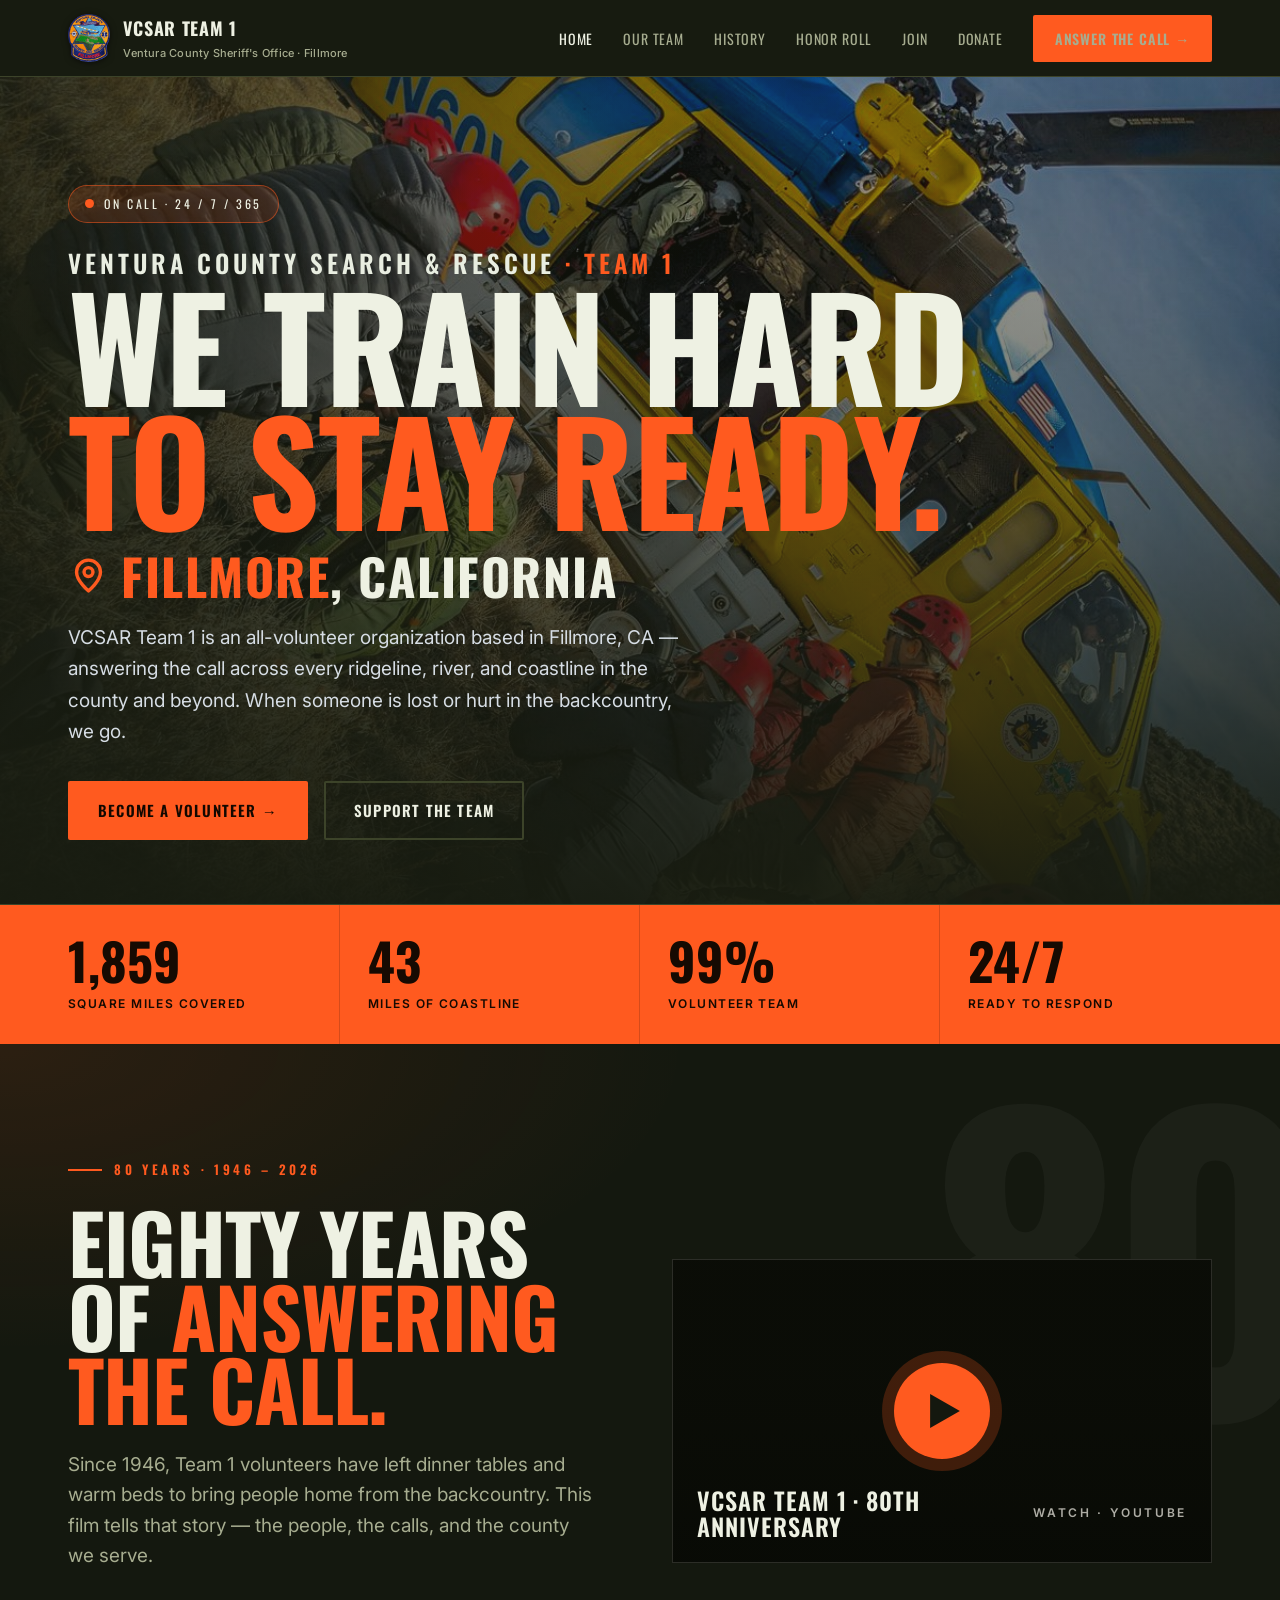
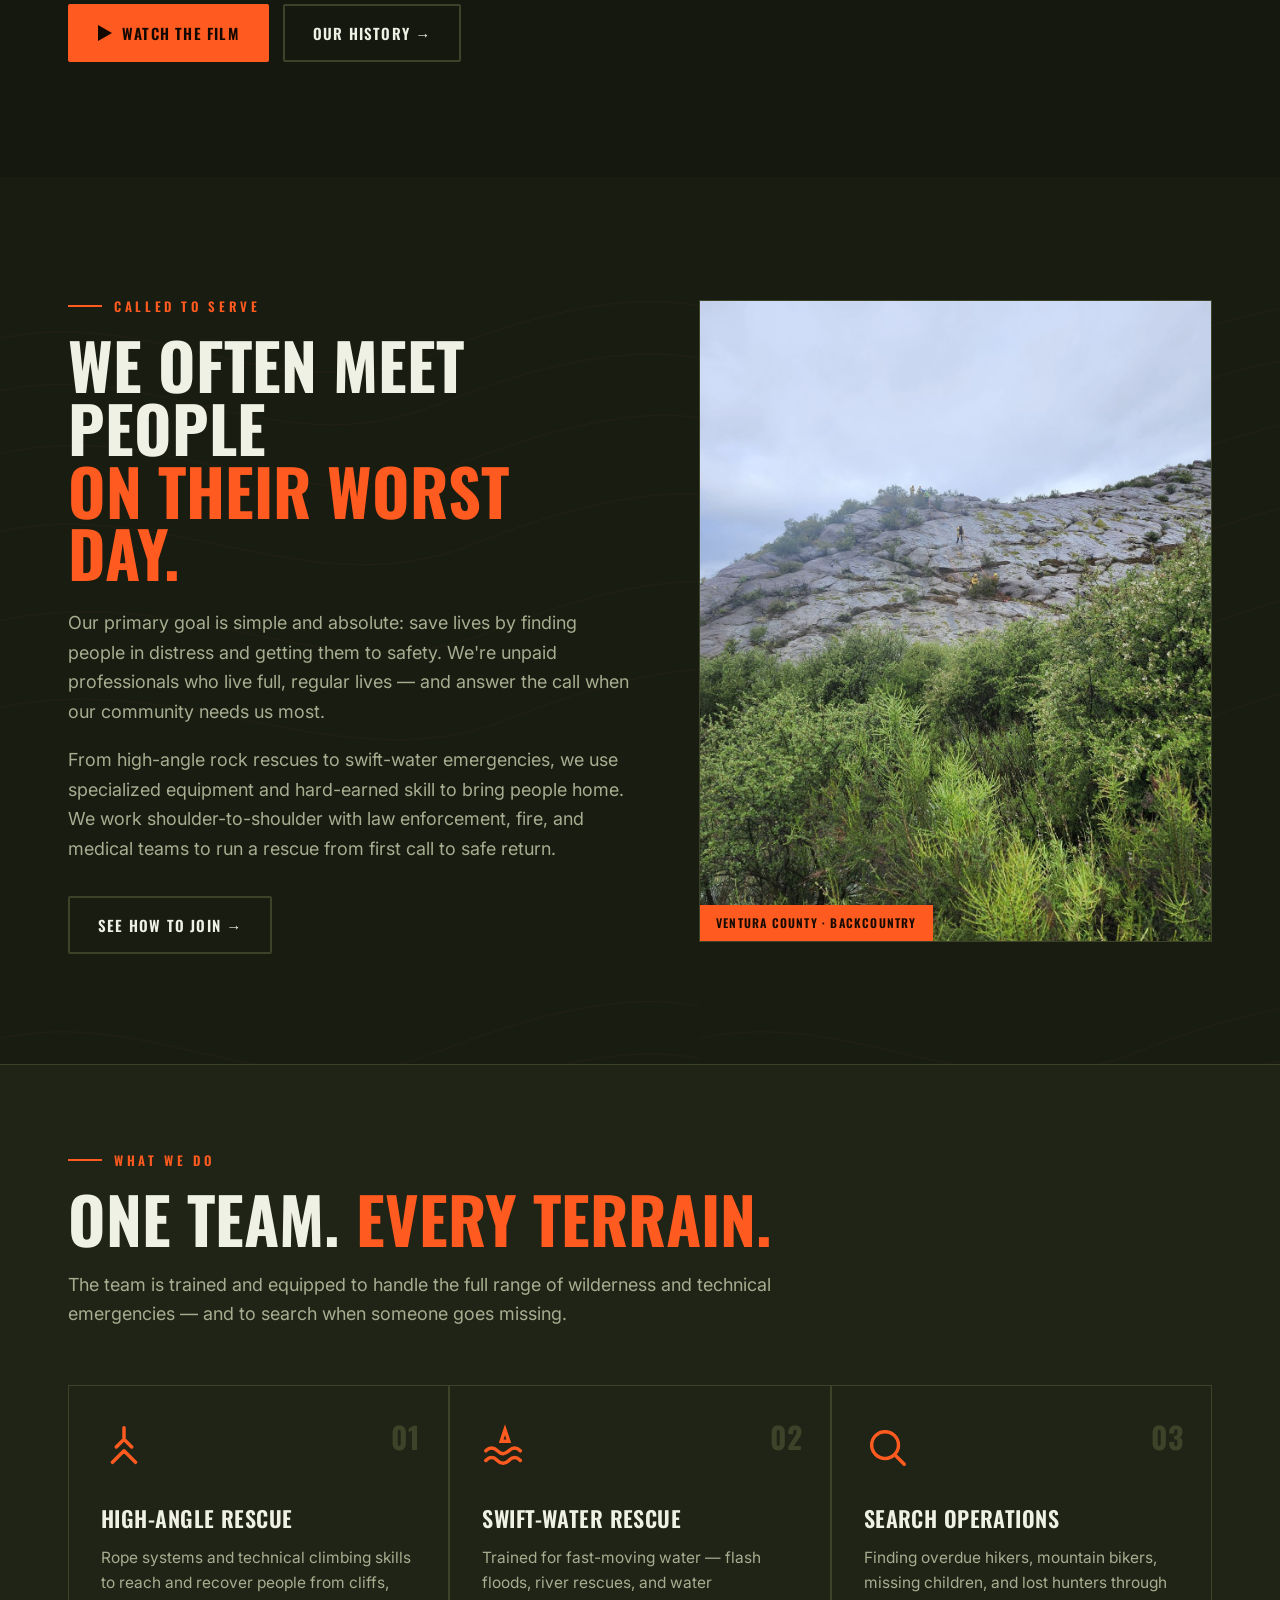
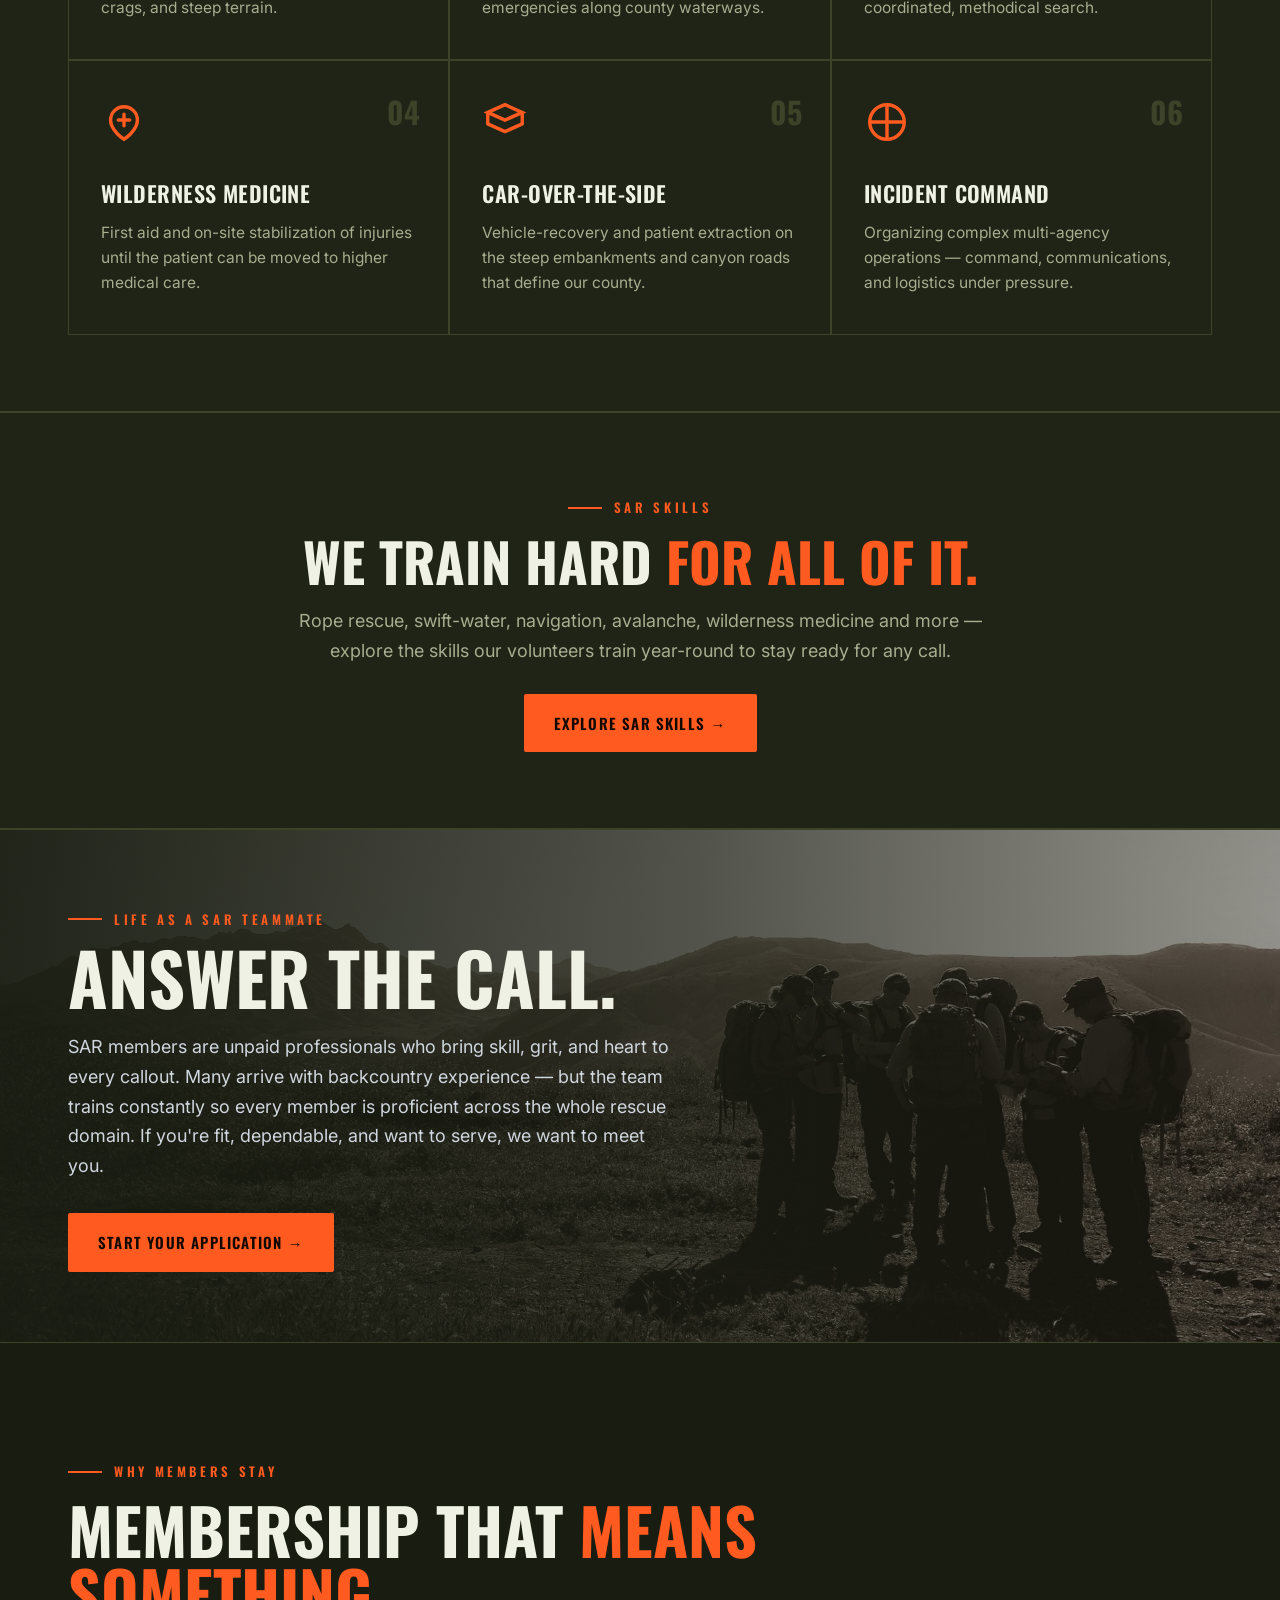
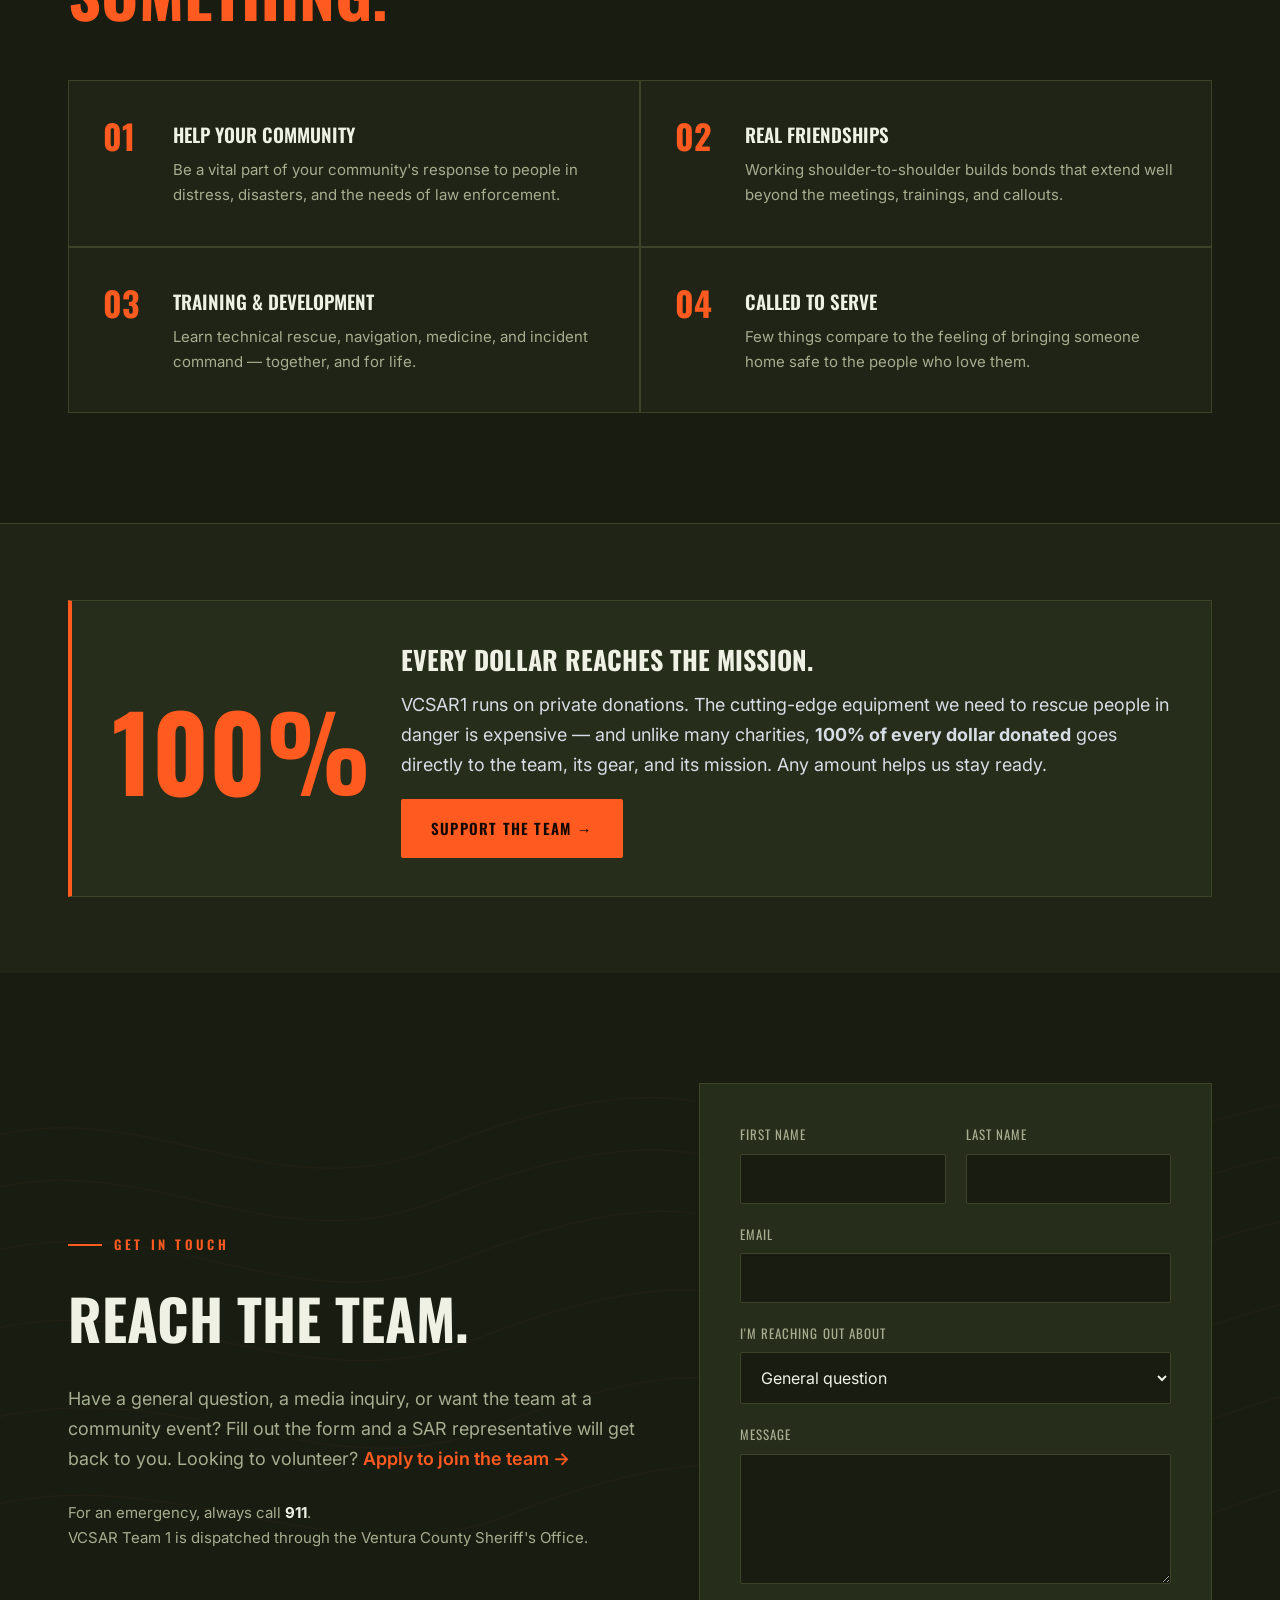
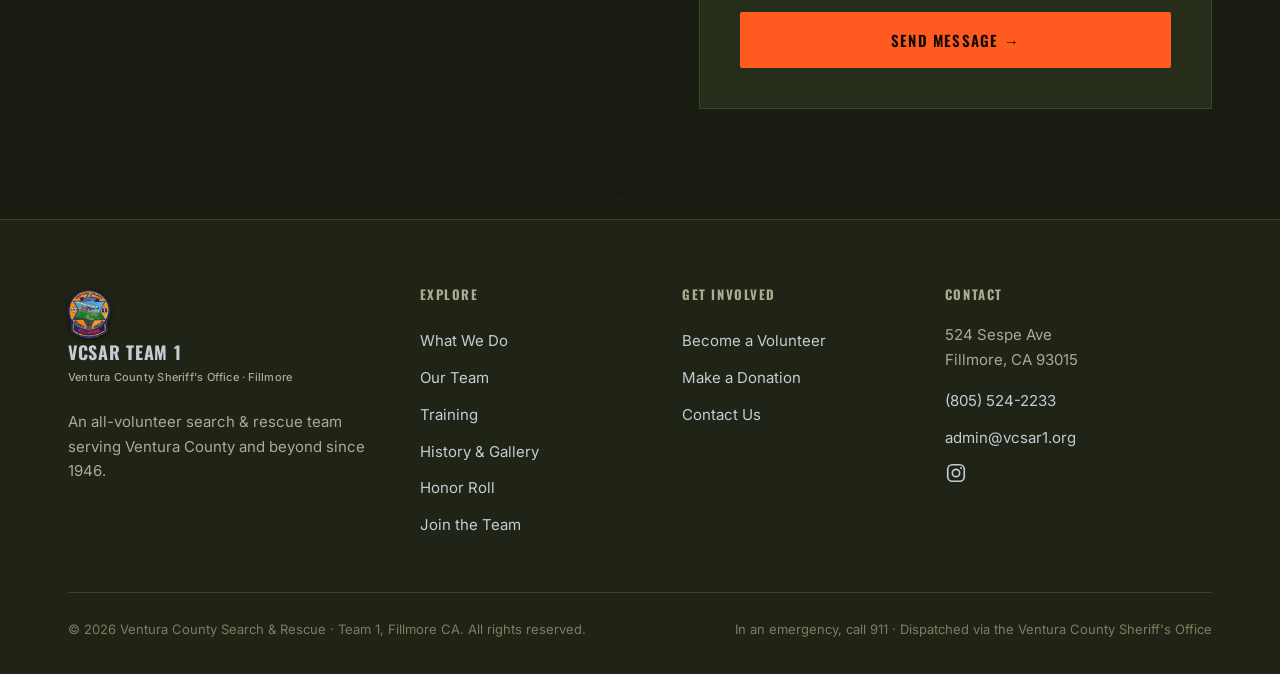
<file: index.html>
<!DOCTYPE html>
<html lang="en">
<head>
<meta charset="UTF-8" />
<meta name="viewport" content="width=device-width, initial-scale=1" />
<title>Ventura County Search &amp; Rescue · Team 1</title>
<meta name="description" content="VCSAR Team 1 — all-volunteer search & rescue serving all 1,873 square miles of Ventura County. Trained for high-angle, swift-water, and wilderness rescue. Join the team or support the mission." />
<meta name="theme-color" content="#181c11" />
<meta name="color-scheme" content="dark" />
<link rel="icon" type="image/png" href="images/favicon.png" />
<link rel="apple-touch-icon" href="images/apple-touch-icon.png" />
<meta property="og:image" content="images/og-image.jpg" />
<meta property="og:title" content="Ventura County Search & Rescue · Team 1" />
<meta property="og:description" content="All-volunteer search & rescue serving every acre of Ventura County. We train hard to stay ready." />
<meta property="og:type" content="website" />
<link rel="preconnect" href="https://fonts.googleapis.com" />
<link rel="preconnect" href="https://fonts.gstatic.com" crossorigin />
<link href="https://fonts.googleapis.com/css2?family=Oswald:wght@500;600;700&family=Inter:wght@400;500;600&display=swap" rel="stylesheet" />
<link rel="stylesheet" href="styles.css" />
</head>
<body>

<!-- ============ NAV ============ -->
<header class="nav">
  <div class="nav__inner">
    <a class="brand" href="index.html">
      <img class="brand__badge" src="images/logo-patch.png" alt="VCSAR Team 1 — Fillmore Mountain Search & Rescue patch" />
      <span>
        <span class="brand__name">VCSAR Team 1</span>
        <span class="brand__sub">Ventura County Sheriff's Office · Fillmore</span>
      </span>
    </a>
    <nav class="nav__links" id="navlinks">
      <a href="index.html" class="active">Home</a>
      <a href="team.html">Our Team</a>
      <a href="history.html">History</a>
      <a href="honor.html">Honor Roll</a>
      <a href="join.html">Join</a>
      <a href="donate.html">Donate</a>
      <a class="btn btn--primary nav__cta" href="join.html">Answer the Call →</a>
    </nav>
    <button class="nav__toggle" id="navtoggle" aria-label="Menu">&#9776;</button>
  </div>
</header>

<!-- ============ HERO ============ -->
<section class="hero">
  <div class="hero__media">
    <!-- Drop your photo at images/hero.jpg (wide, ~1920×1080). Placeholder shows until then. -->
    <img src="images/hero.jpg" alt="VCSAR Team 1 on a rescue operation"
         onerror="this.style.display='none';this.nextElementSibling.style.display='grid';" />
    <div class="ph" style="display:none"><span>HERO PHOTO · add images/hero.jpg (1920×1080)</span></div>
  </div>
  <div class="hero__scrim"></div>
  <div class="hero__inner">
    <span class="hero__status"><span class="dot"></span> On call · 24 / 7 / 365</span>
    <p class="hero__org">Ventura County Search &amp; Rescue <span class="orgteam">· Team 1</span></p>
    <h1>We train hard<br><span class="accent">to stay ready.</span></h1>
    <p class="hero__station"><svg viewBox="0 0 24 24" fill="none" stroke="currentColor" stroke-width="2" aria-hidden="true"><path d="M12 21s-7-5.6-7-11a7 7 0 0 1 14 0c0 5.4-7 11-7 11z" stroke-linejoin="round"/><circle cx="12" cy="10" r="2.6"/></svg><span><span class="city">Fillmore</span>, California</span></p>
    <p class="hero__lead">VCSAR Team 1 is an all-volunteer organization based in Fillmore, CA — answering the call across every ridgeline, river, and coastline in the county and beyond. When someone is lost or hurt in the backcountry, we go.</p>
    <div class="hero__cta">
      <a class="btn btn--primary" href="join.html">Become a Volunteer →</a>
      <a class="btn btn--ghost" href="donate.html">Support the Team</a>
    </div>
  </div>
</section>

<!-- ============ STATS ============ -->
<div class="stats">
  <div class="stats__grid">
    <div class="stat"><div class="stat__n" data-target="1873" data-comma="1">1,873</div><div class="stat__l">Square miles covered</div></div>
    <div class="stat"><div class="stat__n" data-target="43">43</div><div class="stat__l">Miles of coastline</div></div>
    <div class="stat"><div class="stat__n" data-target="100" data-suffix="%">100%</div><div class="stat__l">Volunteer team</div></div>
    <div class="stat"><div class="stat__n" data-target="24" data-suffix="/7">24/7</div><div class="stat__l">Ready to respond</div></div>
  </div>
</div>

<!-- ============ 80TH ANNIVERSARY FILM ============ -->
<!-- 2026 only. Afterward, move this to the top of history.html and leave a
     "Watch the 80th anniversary film →" link here. -->
<section class="anniv" id="anniversary">
  <div class="anniv__num" aria-hidden="true">80</div>
  <div class="wrap">
    <div class="anniv__grid">
      <div class="anniv__copy reveal">
        <span class="eyebrow">80 Years · 1946 – 2026</span>
        <h2>Eighty years of <span class="lead-accent">answering the call.</span></h2>
        <p>Since 1946, Team 1 volunteers have left dinner tables and warm beds to bring people home from the backcountry. This film tells that story — the people, the calls, and the county we serve.</p>
        <div class="anniv__cta">
          <button class="btn btn--primary" type="button" data-anniv-play>
            <svg width="14" height="16" viewBox="0 0 14 16" aria-hidden="true"><path d="M0 0L14 8L0 16Z" fill="currentColor"/></svg>
            Watch the film
          </button>
          <a class="btn btn--ghost" href="history.html">Our history →</a>
        </div>
      </div>
      <div class="anniv__frame reveal" id="anniv-frame">
        <button class="anniv__poster" type="button" data-anniv-play aria-label="Play the 80th anniversary film">
          <span class="anniv__play"><svg width="30" height="34" viewBox="0 0 14 16" aria-hidden="true"><path d="M0 0L14 8L0 16Z" fill="#14180f"/></svg></span>
          <span class="anniv__cap">
            <span class="anniv__cap-t">VCSAR Team 1 · 80th Anniversary</span>
            <span class="anniv__cap-s">Watch · YouTube</span>
          </span>
        </button>
      </div>
    </div>
  </div>
</section>

<!-- ============ MISSION ============ -->
<section class="section" id="mission">
  <div class="topo"></div>
  <div class="wrap" style="position:relative;z-index:1">
    <div class="split">
      <div class="reveal">
        <span class="eyebrow">Called to Serve</span>
        <h2 style="font-size:clamp(34px,5.5vw,64px);font-weight:700;line-height:.98;margin:16px 0 0">We often meet people<br><span class="lead-accent">on their worst day.</span></h2>
        <p style="color:var(--muted);font-size:18px;margin-top:24px">Our primary goal is simple and absolute: save lives by finding people in distress and getting them to safety. We're unpaid professionals who live full, regular lives — and answer the call when our community needs us most.</p>
        <p style="color:var(--muted);font-size:18px">From high-angle rock rescues to swift-water emergencies, we use specialized equipment and hard-earned skill to bring people home. We work shoulder-to-shoulder with law enforcement, fire, and medical teams to run a rescue from first call to safe return.</p>
        <a class="btn btn--ghost" href="join.html" style="margin-top:14px">See how to join →</a>
      </div>
      <div class="split__media reveal">
        <div class="frame">
          <img src="images/mission.jpg" alt="A VCSAR rescue in progress"
               onerror="this.style.display='none';this.nextElementSibling.style.display='grid';" />
          <div class="ph" style="display:none"><span>PHOTO · add images/mission.jpg (vertical 4:5)</span></div>
          <span class="frame__tag">Ventura County · Backcountry</span>
        </div>
      </div>
    </div>
  </div>
</section>

<!-- ============ CAPABILITIES ============ -->
<section class="section section--tight" id="capabilities" style="background:var(--bg-2);border-top:1px solid var(--line);border-bottom:1px solid var(--line)">
  <div class="wrap">
    <div class="shead reveal">
      <span class="eyebrow">What We Do</span>
      <h2>One team. <span class="lead-accent">Every terrain.</span></h2>
      <p>The team is trained and equipped to handle the full range of wilderness and technical emergencies — and to search when someone goes missing.</p>
    </div>
    <div class="caps">
      <div class="cap reveal">
        <span class="cap__num">01</span>
        <svg class="cap__ico" viewBox="0 0 24 24" fill="none" stroke="currentColor" stroke-width="1.8"><path d="M12 2v6m0 0 4 4m-4-4-4 4m-2 8 6-6 6 6" stroke-linecap="round" stroke-linejoin="round"/></svg>
        <h3>High-Angle Rescue</h3>
        <p>Rope systems and technical climbing skills to reach and recover people from cliffs, crags, and steep terrain.</p>
      </div>
      <div class="cap reveal">
        <span class="cap__num">02</span>
        <svg class="cap__ico" viewBox="0 0 24 24" fill="none" stroke="currentColor" stroke-width="1.8"><path d="M2 14c2-2 4-2 6 0s4 2 6 0 4-2 6 0M2 19c2-2 4-2 6 0s4 2 6 0 4-2 6 0" stroke-linecap="round"/><path d="M12 3l2 6h-4l2-6z"/></svg>
        <h3>Swift-Water Rescue</h3>
        <p>Trained for fast-moving water — flash floods, river rescues, and water emergencies along county waterways.</p>
      </div>
      <div class="cap reveal">
        <span class="cap__num">03</span>
        <svg class="cap__ico" viewBox="0 0 24 24" fill="none" stroke="currentColor" stroke-width="1.8"><circle cx="11" cy="11" r="7"/><path d="m21 21-4.3-4.3" stroke-linecap="round"/></svg>
        <h3>Search Operations</h3>
        <p>Finding overdue hikers, mountain bikers, missing children, and lost hunters through coordinated, methodical search.</p>
      </div>
      <div class="cap reveal">
        <span class="cap__num">04</span>
        <svg class="cap__ico" viewBox="0 0 24 24" fill="none" stroke="currentColor" stroke-width="1.8"><path d="M12 21s-7-4.4-7-10a7 7 0 0 1 14 0c0 5.6-7 10-7 10z"/><path d="M12 8v6m-3-3h6" stroke-linecap="round"/></svg>
        <h3>Wilderness Medicine</h3>
        <p>First aid and on-site stabilization of injuries until the patient can be moved to higher medical care.</p>
      </div>
      <div class="cap reveal">
        <span class="cap__num">05</span>
        <svg class="cap__ico" viewBox="0 0 24 24" fill="none" stroke="currentColor" stroke-width="1.8"><path d="M3 7l9-4 9 4-9 4-9-4z"/><path d="M3 7v6l9 4 9-4V7" stroke-linejoin="round"/></svg>
        <h3>Car-Over-the-Side</h3>
        <p>Vehicle-recovery and patient extraction on the steep embankments and canyon roads that define our county.</p>
      </div>
      <div class="cap reveal">
        <span class="cap__num">06</span>
        <svg class="cap__ico" viewBox="0 0 24 24" fill="none" stroke="currentColor" stroke-width="1.8"><circle cx="12" cy="12" r="9"/><path d="M12 3v18M3 12h18" /></svg>
        <h3>Incident Command</h3>
        <p>Organizing complex multi-agency operations — command, communications, and logistics under pressure.</p>
      </div>
    </div>
  </div>
</section>

<!-- ============ TRAINING TEASER ============ -->
<section class="section section--tight" style="background:var(--bg-2);border-top:1px solid var(--line);border-bottom:1px solid var(--line)">
  <div class="wrap" style="text-align:center;max-width:780px">
    <span class="eyebrow reveal" style="justify-content:center">SAR Skills</span>
    <h2 class="reveal" style="font-size:clamp(30px,4.8vw,54px);font-weight:700;line-height:1;margin:16px 0 0">We train hard <span class="lead-accent">for all of it.</span></h2>
    <p class="reveal" style="color:var(--muted);font-size:18px;margin:18px auto 28px">Rope rescue, swift-water, navigation, avalanche, wilderness medicine and more — explore the skills our volunteers train year-round to stay ready for any call.</p>
    <a class="btn btn--primary reveal" href="training.html">Explore SAR Skills →</a>
  </div>
</section>

<!-- ============ RECRUIT BAND ============ -->
<section class="band band--img">
  <div class="band__media">
    <img src="images/team.jpg" alt="The VCSAR Team 1 members"
         onerror="this.style.display='none';this.nextElementSibling.style.display='grid';" />
    <div class="ph" style="display:none"><span>PHOTO · add images/team.jpg (1920×900)</span></div>
  </div>
  <div class="band__scrim"></div>
  <div class="band__inner reveal">
    <span class="eyebrow">Life as a SAR Teammate</span>
    <h2>Answer the call.</h2>
    <p>SAR members are unpaid professionals who bring skill, grit, and heart to every callout. Many arrive with backcountry experience — but the team trains constantly so every member is proficient across the whole rescue domain. If you're fit, dependable, and want to serve, we want to meet you.</p>
    <a class="btn btn--primary" href="join.html">Start Your Application →</a>
  </div>
</section>

<!-- ============ TEAM LIFE / VALUES ============ -->
<section class="section">
  <div class="wrap">
    <div class="shead reveal">
      <span class="eyebrow">Why Members Stay</span>
      <h2>Membership that <span class="lead-accent">means something.</span></h2>
    </div>
    <div class="values">
      <div class="value reveal"><span class="value__k">01</span><div><h3>Help Your Community</h3><p>Be a vital part of your community's response to people in distress, disasters, and the needs of law enforcement.</p></div></div>
      <div class="value reveal"><span class="value__k">02</span><div><h3>Real Friendships</h3><p>Working shoulder-to-shoulder builds bonds that extend well beyond the meetings, trainings, and callouts.</p></div></div>
      <div class="value reveal"><span class="value__k">03</span><div><h3>Training &amp; Development</h3><p>Learn technical rescue, navigation, medicine, and incident command — together, and for life.</p></div></div>
      <div class="value reveal"><span class="value__k">04</span><div><h3>Called to Serve</h3><p>Few things compare to the feeling of bringing someone home safe to the people who love them.</p></div></div>
    </div>
  </div>
</section>

<!-- ============ DONATE TEASER ============ -->
<section class="section section--tight" style="background:var(--bg-2);border-top:1px solid var(--line)">
  <div class="wrap">
    <div class="pledge reveal">
      <div class="pledge__big">100%</div>
      <div>
        <h3 style="margin:0 0 8px;font-size:26px">Every dollar reaches the mission.</h3>
        <p>VCSAR1 runs on private donations. The cutting-edge equipment we need to rescue people in danger is expensive — and unlike many charities, <strong>100% of every dollar donated</strong> goes directly to the team, its gear, and its mission. Any amount helps us stay ready.</p>
        <a class="btn btn--primary" href="donate.html" style="margin-top:20px">Support the Team →</a>
      </div>
    </div>
  </div>
</section>

<!-- ============ CONTACT ============ -->
<section class="section" id="contact">
  <div class="topo"></div>
  <div class="wrap" style="position:relative;z-index:1">
    <div class="split">
      <div class="reveal">
        <span class="eyebrow">Get in Touch</span>
        <h2 style="font-size:clamp(32px,5vw,56px);font-weight:700;margin:16px 0 0">Reach the team.</h2>
        <p style="color:var(--muted);font-size:18px;margin-top:20px">Have a general question, a media inquiry, or want the team at a community event? Fill out the form and a SAR representative will get back to you. Looking to volunteer? <a href="join.html" style="color:var(--orange);font-weight:600">Apply to join the team →</a></p>
        <p style="color:var(--muted);font-size:15px;margin-top:28px">For an emergency, always call <strong style="color:var(--text)">911</strong>.<br>VCSAR Team 1 is dispatched through the Ventura County Sheriff's Office.</p>
      </div>
      <form class="form reveal" onsubmit="event.preventDefault(); this.reset(); alert('Thank you — a SAR representative will get back to you.');">
        <div class="field--row">
          <div class="field"><label>First name</label><input type="text" required /></div>
          <div class="field"><label>Last name</label><input type="text" required /></div>
        </div>
        <div class="field"><label>Email</label><input type="email" required /></div>
        <div class="field"><label>I'm reaching out about</label>
          <select><option>General question</option><option>Media / press</option><option>Public events</option><option>Other</option></select>
        </div>
        <div class="field"><label>Message</label><textarea required></textarea></div>
        <button class="btn btn--primary btn--block" type="submit">Send Message →</button>
      </form>
    </div>
  </div>
</section>

<!-- ============ FOOTER ============ -->
<footer class="footer">
  <div class="wrap">
    <div class="footer__grid">
      <div class="footer__brand">
        <a class="brand" href="index.html" style="margin-bottom:18px">
          <img class="brand__badge" src="images/logo-patch.png" alt="VCSAR Team 1 — Fillmore Mountain Search & Rescue patch" />
          <span><span class="brand__name">VCSAR Team 1</span><span class="brand__sub">Ventura County Sheriff's Office · Fillmore</span></span>
        </a>
        <p>An all-volunteer search &amp; rescue team serving Ventura County and beyond since 1946.</p>
      </div>
      <div><h4>Explore</h4><a href="index.html#capabilities">What We Do</a><a href="team.html">Our Team</a><a href="training.html">Training</a><a href="history.html">History &amp; Gallery</a><a href="honor.html">Honor Roll</a><a href="join.html">Join the Team</a></div>
      <div><h4>Get Involved</h4><a href="join.html">Become a Volunteer</a><a href="donate.html">Make a Donation</a><a href="index.html#contact">Contact Us</a></div>
      <div><h4>Contact</h4>
        <p style="color:var(--muted);font-size:15px;margin:0 0 10px">524 Sespe Ave<br>Fillmore, CA 93015</p>
        <a href="tel:8055242233">(805) 524-2233</a>
        <a href="mailto:admin@vcsar1.org">admin@vcsar1.org</a>
        <a href="https://www.instagram.com/vcsar1/" target="_blank" rel="noopener" aria-label="Follow us on Instagram" class="social-ico"><svg width="22" height="22" viewBox="0 0 24 24" fill="none" stroke="currentColor" stroke-width="1.8"><rect x="3" y="3" width="18" height="18" rx="5"/><circle cx="12" cy="12" r="4"/><circle cx="17.5" cy="6.5" r="1.1" fill="currentColor" stroke="none"/></svg></a>
      </div>
    </div>
    <div class="footer__bar">
      <span>© 2026 Ventura County Search &amp; Rescue · Team 1, Fillmore CA. All rights reserved.</span>
      <span class="badge-line">In an emergency, call 911 · Dispatched via the Ventura County Sheriff's Office</span>
    </div>
  </div>
</footer>

<script>
  // Mobile nav
  var t = document.getElementById('navtoggle'), l = document.getElementById('navlinks');
  if (t) t.addEventListener('click', function(){ l.classList.toggle('open'); });
  // Scroll reveal
  var io = new IntersectionObserver(function(es){
    es.forEach(function(e){ if(e.isIntersecting){ e.target.classList.add('in'); io.unobserve(e.target); } });
  }, { threshold: .12 });
  document.querySelectorAll('.reveal').forEach(function(el){ io.observe(el); });

  // ---- 80th anniversary film: load the YouTube player only on click ----
  (function(){
    var frame = document.getElementById('anniv-frame');
    if(!frame) return;
    var ID = '2hCNZK0nWYQ', poster = frame.querySelector('.anniv__poster');
    // YouTube serves a 120×90 grey placeholder when there's no maxres thumbnail.
    var probe = new Image();
    probe.onload = function(){ if(probe.naturalWidth <= 120) poster.style.backgroundImage = 'url(https://img.youtube.com/vi/' + ID + '/hqdefault.jpg)'; };
    probe.src = 'https://img.youtube.com/vi/' + ID + '/maxresdefault.jpg';
    function play(){
      if(frame.querySelector('iframe')) return;
      var f = document.createElement('iframe');
      f.src = 'https://www.youtube-nocookie.com/embed/' + ID + '?autoplay=1&rel=0&modestbranding=1';
      f.title = 'VCSAR Team 1 — 80th Anniversary';
      f.allow = 'autoplay; encrypted-media; picture-in-picture; fullscreen';
      f.allowFullscreen = true;
      frame.innerHTML = '';
      frame.appendChild(f);
      f.focus();
    }
    document.querySelectorAll('[data-anniv-play]').forEach(function(b){ b.addEventListener('click', play); });
  })();

  // ---- Animated stat counters ----
  (function(){
    var nums = Array.prototype.slice.call(document.querySelectorAll('.stat__n[data-target]'));
    if(!nums.length) return;
    function fmt(el, v){
      var dec = parseInt(el.dataset.decimals || '0', 10);
      var n = dec ? v.toFixed(dec) : String(Math.round(v));
      if(el.dataset.comma === '1') n = Math.round(v).toLocaleString('en-US');
      return (el.dataset.prefix || '') + n + (el.dataset.suffix || '');
    }
    var reduce = window.matchMedia && window.matchMedia('(prefers-reduced-motion: reduce)').matches;
    // Start each at zero (only when motion is allowed)
    if(!reduce) nums.forEach(function(el){ el.textContent = fmt(el, 0); });
    function run(el){
      if(reduce){ el.textContent = fmt(el, parseFloat(el.dataset.target)); return; }
      var target = parseFloat(el.dataset.target), dur = 1700, t0 = null;
      function tick(now){
        if(t0 === null) t0 = now;
        var p = Math.min(1, (now - t0) / dur);
        var eased = 1 - Math.pow(1 - p, 3);          // easeOutCubic
        el.textContent = fmt(el, target * eased);
        if(p < 1) requestAnimationFrame(tick);
        else el.textContent = fmt(el, target);
      }
      requestAnimationFrame(tick);
    }
    var so = new IntersectionObserver(function(es){
      es.forEach(function(e){ if(e.isIntersecting){ run(e.target); so.unobserve(e.target); } });
    }, { threshold: .6 });
    nums.forEach(function(el){ so.observe(el); });
  })();
</script>
</body>
</html>
</file>
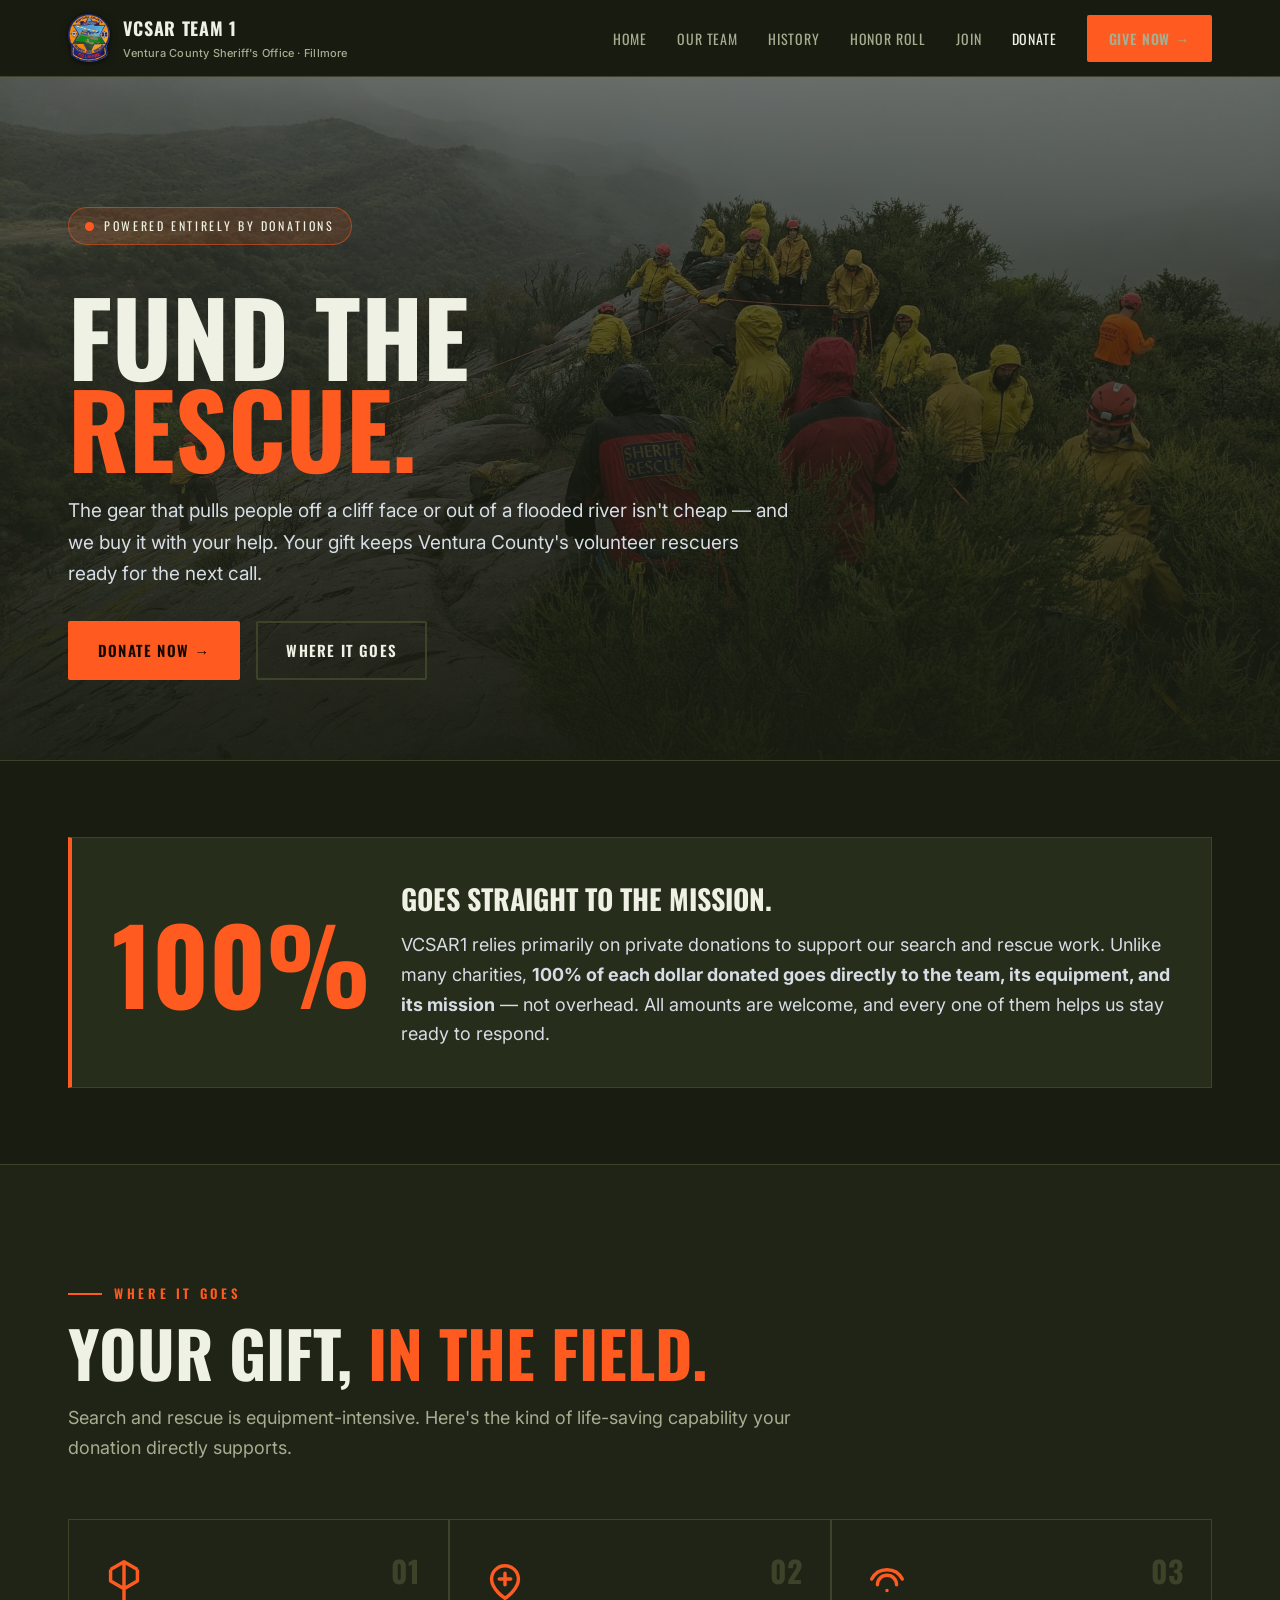
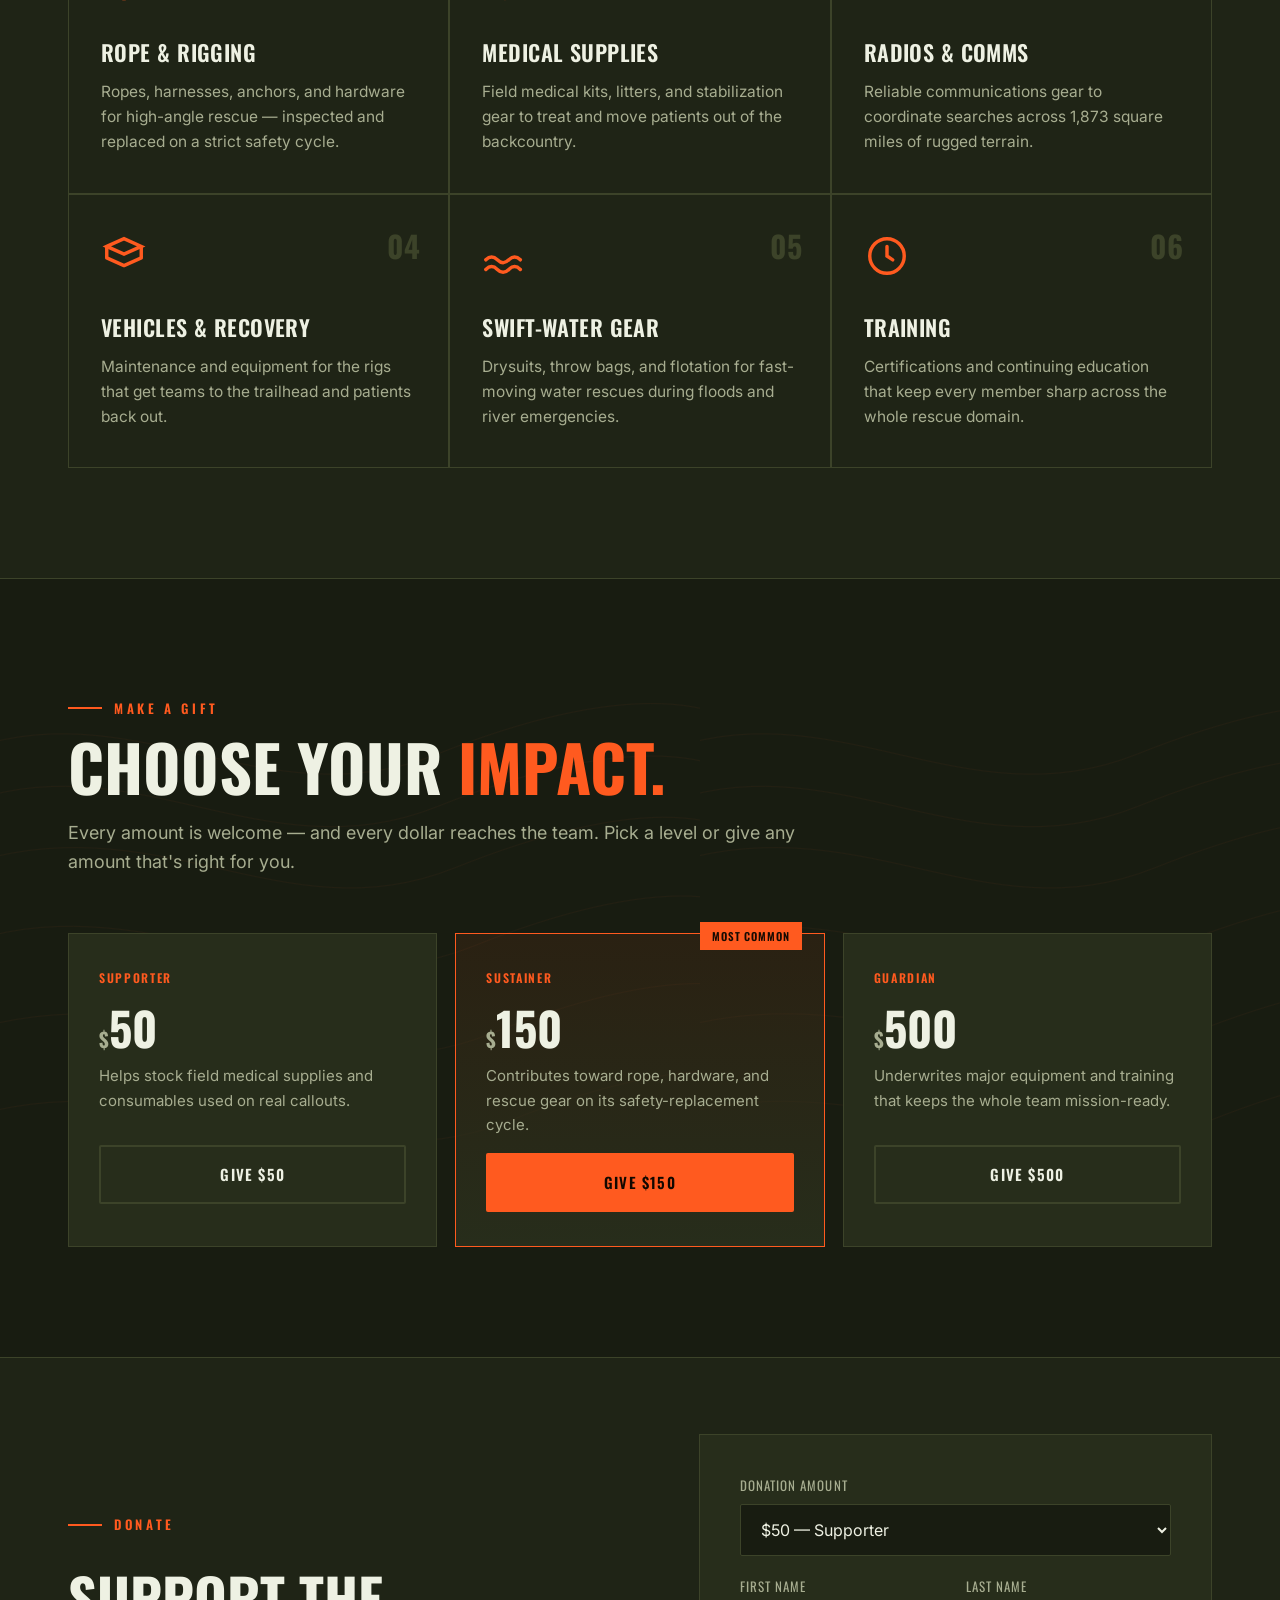
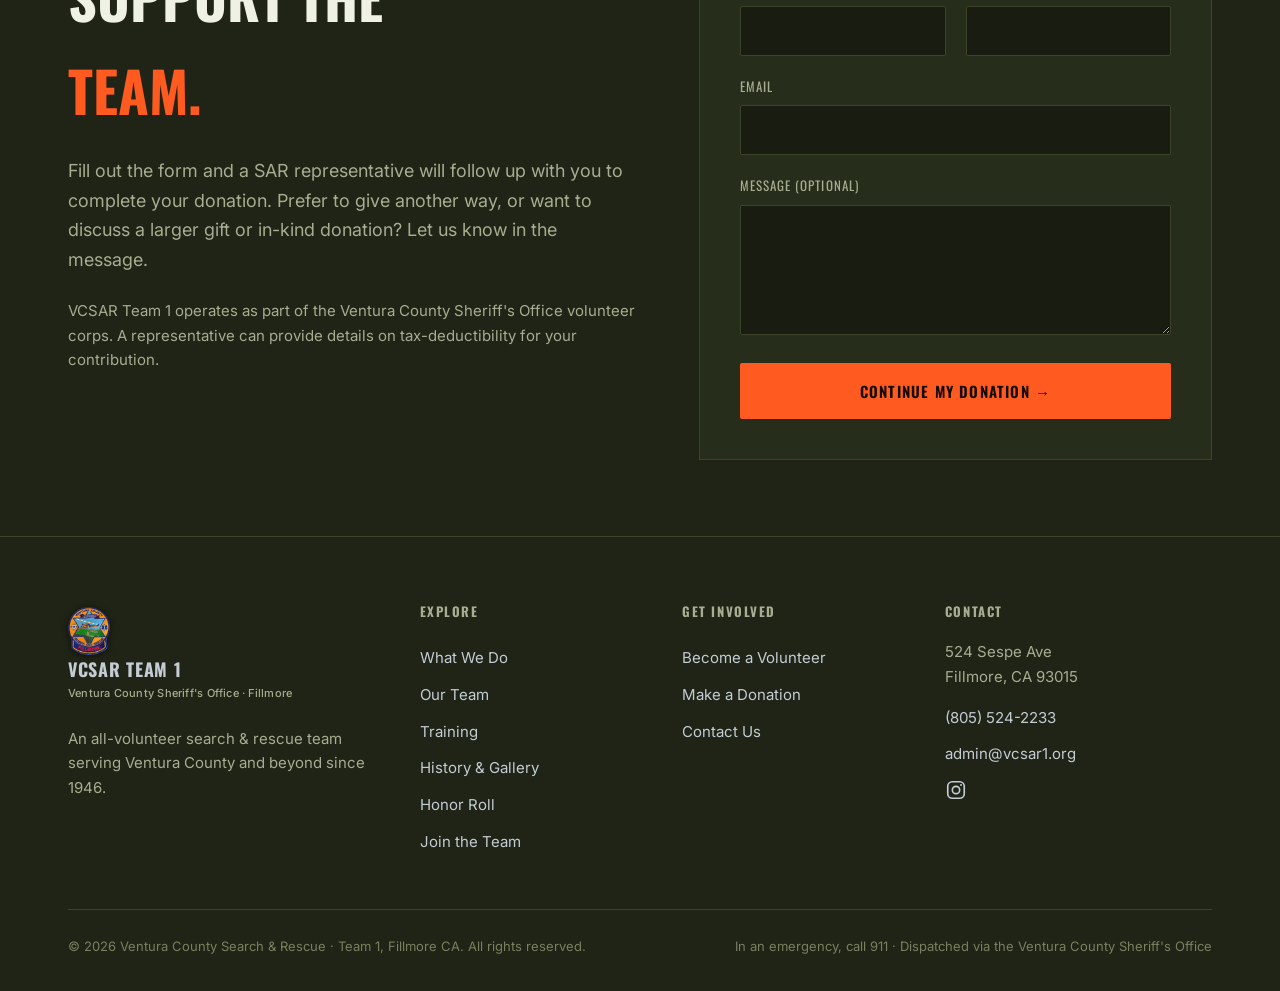
<file: donate.html>
<!DOCTYPE html>
<html lang="en">
<head>
<meta charset="UTF-8" />
<meta name="viewport" content="width=device-width, initial-scale=1" />
<title>Donate · VCSAR Team 1</title>
<meta name="description" content="Support Ventura County Search & Rescue Team 1. 100% of every donation goes directly to the team, its equipment, and its mission." />
<meta name="theme-color" content="#181c11" />
<meta name="color-scheme" content="dark" />
<link rel="icon" type="image/png" href="images/favicon.png" />
<link rel="apple-touch-icon" href="images/apple-touch-icon.png" />
<link rel="preconnect" href="https://fonts.googleapis.com" />
<link rel="preconnect" href="https://fonts.gstatic.com" crossorigin />
<link href="https://fonts.googleapis.com/css2?family=Oswald:wght@500;600;700&family=Inter:wght@400;500;600&display=swap" rel="stylesheet" />
<link rel="stylesheet" href="styles.css" />
</head>
<body>

<!-- NAV -->
<header class="nav">
  <div class="nav__inner">
    <a class="brand" href="index.html">
      <img class="brand__badge" src="images/logo-patch.png" alt="VCSAR Team 1 — Fillmore Mountain Search & Rescue patch" />
      <span><span class="brand__name">VCSAR Team 1</span><span class="brand__sub">Ventura County Sheriff's Office · Fillmore</span></span>
    </a>
    <nav class="nav__links" id="navlinks">
      <a href="index.html">Home</a>
      <a href="team.html">Our Team</a>
      <a href="history.html">History</a>
      <a href="honor.html">Honor Roll</a>
      <a href="join.html">Join</a>
      <a href="donate.html" class="active">Donate</a>
      <a class="btn btn--primary nav__cta" href="#give">Give Now →</a>
    </nav>
    <button class="nav__toggle" id="navtoggle" aria-label="Menu">&#9776;</button>
  </div>
</header>

<!-- PAGE HERO -->
<section class="phero">
  <div class="phero__media"><img src="images/gear.jpg" alt="VCSAR Team 1 equipment and team at work" onerror="this.style.display='none';this.nextElementSibling.style.display='grid';" /><div class="ph" style="display:none"><span>PHOTO · add images/gear.jpg (1920×900)</span></div></div>
  <div class="phero__scrim"></div>
  <div class="wrap phero__inner">
    <span class="hero__status"><span class="dot"></span> Powered entirely by donations</span>
    <h1>Fund the<br><span style="color:var(--orange)">rescue.</span></h1>
    <p>The gear that pulls people off a cliff face or out of a flooded river isn't cheap — and we buy it with your help. Your gift keeps Ventura County's volunteer rescuers ready for the next call.</p>
    <div class="hero__cta" style="margin-top:32px"><a class="btn btn--primary" href="#give">Donate Now →</a><a class="btn btn--ghost" href="#impact">Where It Goes</a></div>
  </div>
</section>

<!-- 100% PLEDGE -->
<section class="section section--tight">
  <div class="wrap">
    <div class="pledge reveal">
      <div class="pledge__big">100%</div>
      <div>
        <h3 style="margin:0 0 8px;font-size:28px">Goes straight to the mission.</h3>
        <p>VCSAR1 relies primarily on private donations to support our search and rescue work. Unlike many charities, <strong>100% of each dollar donated goes directly to the team, its equipment, and its mission</strong> — not overhead. All amounts are welcome, and every one of them helps us stay ready to respond.</p>
      </div>
    </div>
  </div>
</section>

<!-- WHERE IT GOES -->
<section class="section" id="impact" style="background:var(--bg-2);border-top:1px solid var(--line);border-bottom:1px solid var(--line)">
  <div class="wrap">
    <div class="shead reveal">
      <span class="eyebrow">Where It Goes</span>
      <h2>Your gift, <span class="lead-accent">in the field.</span></h2>
      <p>Search and rescue is equipment-intensive. Here's the kind of life-saving capability your donation directly supports.</p>
    </div>
    <div class="caps">
      <div class="cap reveal"><span class="cap__num">01</span>
        <svg class="cap__ico" viewBox="0 0 24 24" fill="none" stroke="currentColor" stroke-width="1.8"><path d="M12 2v20M5 6l7-4 7 4M5 6v6l7 4 7-4V6" stroke-linejoin="round"/></svg>
        <h3>Rope &amp; Rigging</h3><p>Ropes, harnesses, anchors, and hardware for high-angle rescue — inspected and replaced on a strict safety cycle.</p></div>
      <div class="cap reveal"><span class="cap__num">02</span>
        <svg class="cap__ico" viewBox="0 0 24 24" fill="none" stroke="currentColor" stroke-width="1.8"><path d="M12 21s-7-4.4-7-10a7 7 0 0 1 14 0c0 5.6-7 10-7 10z"/><path d="M12 8v6m-3-3h6" stroke-linecap="round"/></svg>
        <h3>Medical Supplies</h3><p>Field medical kits, litters, and stabilization gear to treat and move patients out of the backcountry.</p></div>
      <div class="cap reveal"><span class="cap__num">03</span>
        <svg class="cap__ico" viewBox="0 0 24 24" fill="none" stroke="currentColor" stroke-width="1.8"><path d="M4 11a9 9 0 0 1 16 0M7 14a5 5 0 0 1 10 0M12 17v.01" stroke-linecap="round"/></svg>
        <h3>Radios &amp; Comms</h3><p>Reliable communications gear to coordinate searches across 1,873 square miles of rugged terrain.</p></div>
      <div class="cap reveal"><span class="cap__num">04</span>
        <svg class="cap__ico" viewBox="0 0 24 24" fill="none" stroke="currentColor" stroke-width="1.8"><path d="M3 7l9-4 9 4-9 4-9-4z"/><path d="M3 7v6l9 4 9-4V7" stroke-linejoin="round"/></svg>
        <h3>Vehicles &amp; Recovery</h3><p>Maintenance and equipment for the rigs that get teams to the trailhead and patients back out.</p></div>
      <div class="cap reveal"><span class="cap__num">05</span>
        <svg class="cap__ico" viewBox="0 0 24 24" fill="none" stroke="currentColor" stroke-width="1.8"><path d="M2 14c2-2 4-2 6 0s4 2 6 0 4-2 6 0M2 19c2-2 4-2 6 0s4 2 6 0 4-2 6 0" stroke-linecap="round"/></svg>
        <h3>Swift-Water Gear</h3><p>Drysuits, throw bags, and flotation for fast-moving water rescues during floods and river emergencies.</p></div>
      <div class="cap reveal"><span class="cap__num">06</span>
        <svg class="cap__ico" viewBox="0 0 24 24" fill="none" stroke="currentColor" stroke-width="1.8"><circle cx="12" cy="12" r="9"/><path d="M12 7v5l3 2" stroke-linecap="round"/></svg>
        <h3>Training</h3><p>Certifications and continuing education that keep every member sharp across the whole rescue domain.</p></div>
    </div>
  </div>
</section>

<!-- GIVE / TIERS -->
<section class="section" id="give">
  <div class="topo"></div>
  <div class="wrap" style="position:relative;z-index:1">
    <div class="shead reveal">
      <span class="eyebrow">Make a Gift</span>
      <h2>Choose your <span class="lead-accent">impact.</span></h2>
      <p>Every amount is welcome — and every dollar reaches the team. Pick a level or give any amount that's right for you.</p>
    </div>
    <div class="tiers reveal">
      <div class="tier"><div class="tier__name">Supporter</div><div class="tier__amt"><span>$</span>50</div><p style="margin-top:14px">Helps stock field medical supplies and consumables used on real callouts.</p><a class="btn btn--ghost btn--block" href="#give-form">Give $50</a></div>
      <div class="tier tier--featured"><span class="tier__flag">Most Common</span><div class="tier__name">Sustainer</div><div class="tier__amt"><span>$</span>150</div><p style="margin-top:14px">Contributes toward rope, hardware, and rescue gear on its safety-replacement cycle.</p><a class="btn btn--primary btn--block" href="#give-form">Give $150</a></div>
      <div class="tier"><div class="tier__name">Guardian</div><div class="tier__amt"><span>$</span>500</div><p style="margin-top:14px">Underwrites major equipment and training that keeps the whole team mission-ready.</p><a class="btn btn--ghost btn--block" href="#give-form">Give $500</a></div>
    </div>
  </div>
</section>

<!-- DONATION FORM -->
<section class="section section--tight" id="give-form" style="background:var(--bg-2);border-top:1px solid var(--line)">
  <div class="wrap">
    <div class="split">
      <div class="reveal">
        <span class="eyebrow">Donate</span>
        <h2 style="font-size:clamp(32px,5vw,56px);font-weight:700;margin:16px 0 0">Support the<br><span class="lead-accent">team.</span></h2>
        <p style="color:var(--muted);font-size:18px;margin-top:20px">Fill out the form and a SAR representative will follow up with you to complete your donation. Prefer to give another way, or want to discuss a larger gift or in-kind donation? Let us know in the message.</p>
        <p style="color:var(--muted);font-size:15px;margin-top:24px">VCSAR Team 1 operates as part of the Ventura County Sheriff's Office volunteer corps. A representative can provide details on tax-deductibility for your contribution.</p>
      </div>
      <form class="form reveal" onsubmit="event.preventDefault(); this.reset(); alert('Thank you for supporting VCSAR Team 1 — a representative will be in touch.');">
        <div class="field"><label>Donation amount</label>
          <select><option>$50 — Supporter</option><option>$150 — Sustainer</option><option>$500 — Guardian</option><option>Other amount</option><option>In-kind / equipment donation</option></select>
        </div>
        <div class="field--row">
          <div class="field"><label>First name</label><input type="text" required /></div>
          <div class="field"><label>Last name</label><input type="text" required /></div>
        </div>
        <div class="field"><label>Email</label><input type="email" required /></div>
        <div class="field"><label>Message (optional)</label><textarea></textarea></div>
        <button class="btn btn--primary btn--block" type="submit">Continue My Donation →</button>
      </form>
    </div>
  </div>
</section>

<!-- FOOTER -->
<footer class="footer">
  <div class="wrap">
    <div class="footer__grid">
      <div class="footer__brand">
        <a class="brand" href="index.html" style="margin-bottom:18px">
          <img class="brand__badge" src="images/logo-patch.png" alt="VCSAR Team 1 — Fillmore Mountain Search & Rescue patch" />
          <span><span class="brand__name">VCSAR Team 1</span><span class="brand__sub">Ventura County Sheriff's Office · Fillmore</span></span>
        </a>
        <p>An all-volunteer search &amp; rescue team serving Ventura County and beyond since 1946.</p>
      </div>
      <div><h4>Explore</h4><a href="index.html#capabilities">What We Do</a><a href="team.html">Our Team</a><a href="training.html">Training</a><a href="history.html">History &amp; Gallery</a><a href="honor.html">Honor Roll</a><a href="join.html">Join the Team</a></div>
      <div><h4>Get Involved</h4><a href="join.html">Become a Volunteer</a><a href="donate.html">Make a Donation</a><a href="index.html#contact">Contact Us</a></div>
      <div><h4>Contact</h4>
        <p style="color:var(--muted);font-size:15px;margin:0 0 10px">524 Sespe Ave<br>Fillmore, CA 93015</p>
        <a href="tel:8055242233">(805) 524-2233</a>
        <a href="mailto:admin@vcsar1.org">admin@vcsar1.org</a>
        <a href="https://www.instagram.com/vcsar1/" target="_blank" rel="noopener" aria-label="Follow us on Instagram" class="social-ico"><svg width="22" height="22" viewBox="0 0 24 24" fill="none" stroke="currentColor" stroke-width="1.8"><rect x="3" y="3" width="18" height="18" rx="5"/><circle cx="12" cy="12" r="4"/><circle cx="17.5" cy="6.5" r="1.1" fill="currentColor" stroke="none"/></svg></a>
      </div>
    </div>
    <div class="footer__bar">
      <span>© 2026 Ventura County Search &amp; Rescue · Team 1, Fillmore CA. All rights reserved.</span>
      <span class="badge-line">In an emergency, call 911 · Dispatched via the Ventura County Sheriff's Office</span>
    </div>
  </div>
</footer>

<script>
  var t = document.getElementById('navtoggle'), l = document.getElementById('navlinks');
  if (t) t.addEventListener('click', function(){ l.classList.toggle('open'); });
  var io = new IntersectionObserver(function(es){ es.forEach(function(e){ if(e.isIntersecting){ e.target.classList.add('in'); io.unobserve(e.target);} }); }, { threshold:.12 });
  document.querySelectorAll('.reveal').forEach(function(el){ io.observe(el); });
</script>
</body>
</html>
</file>
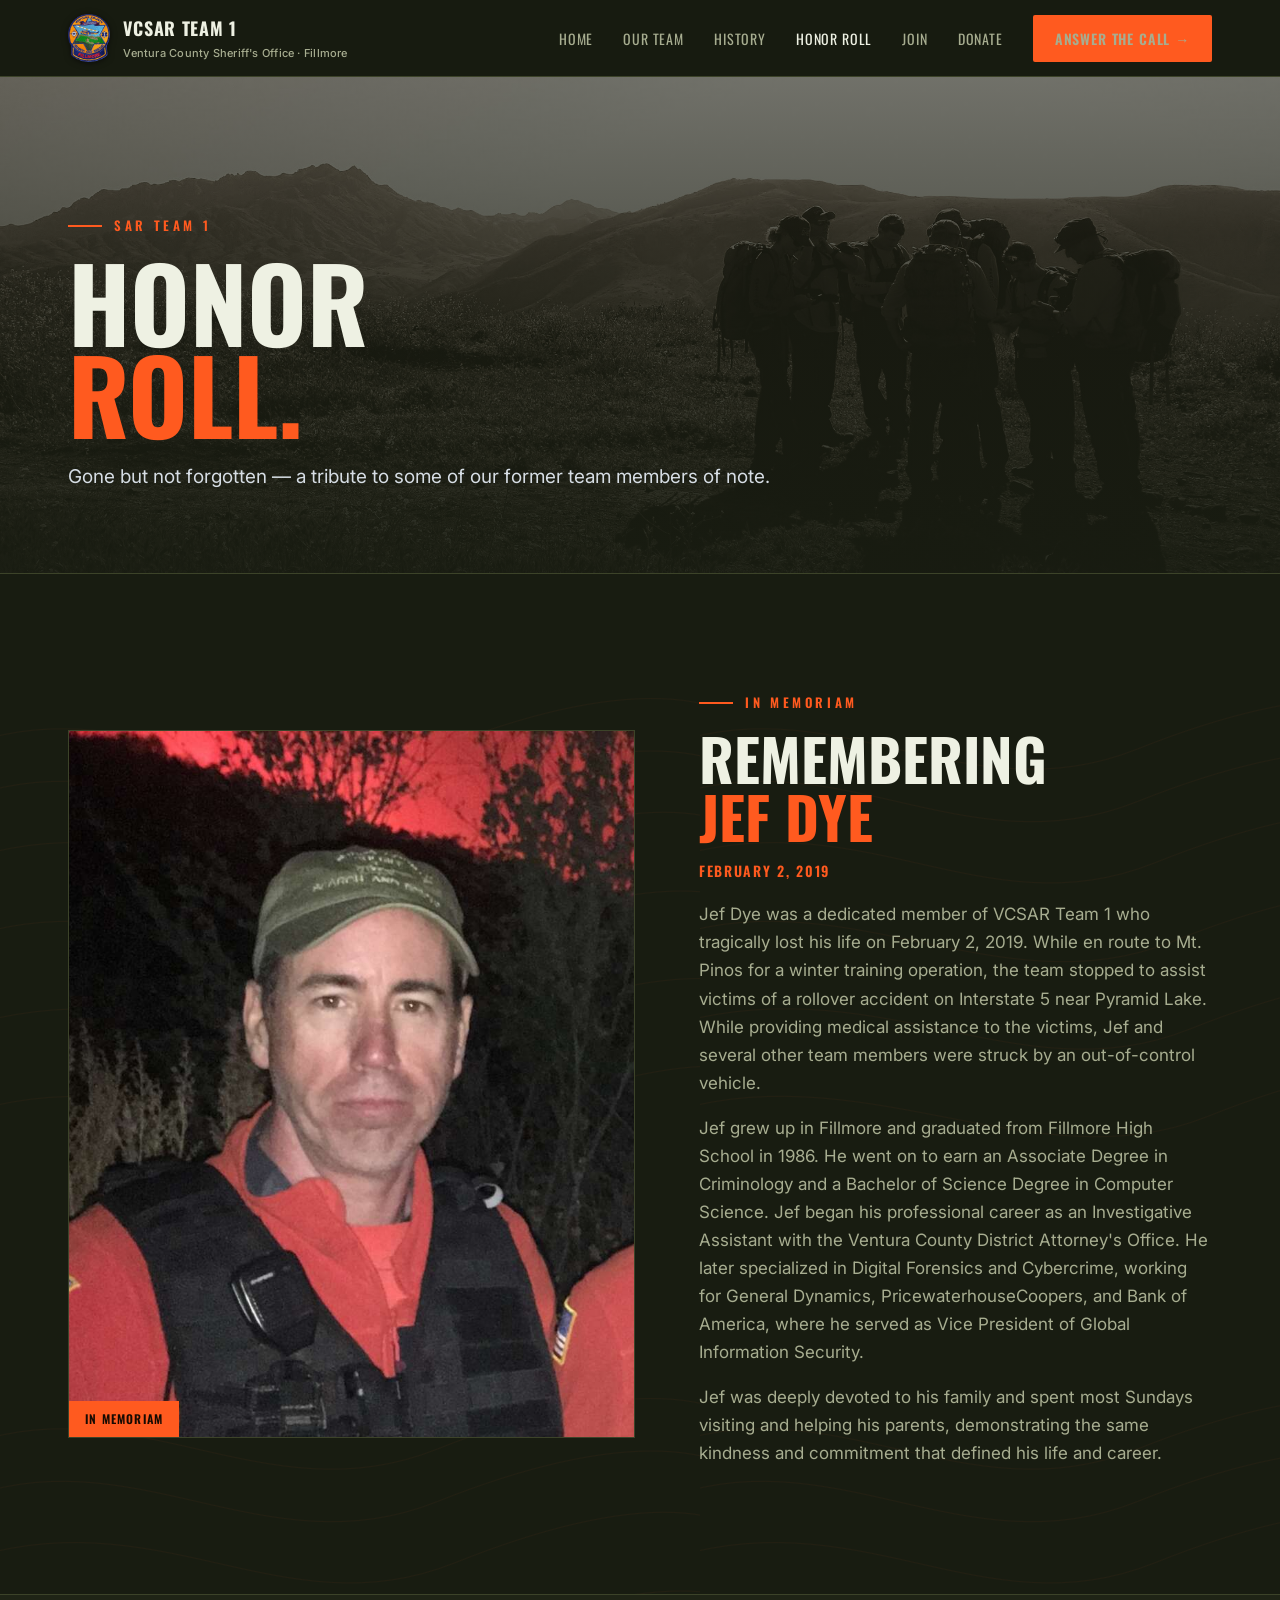
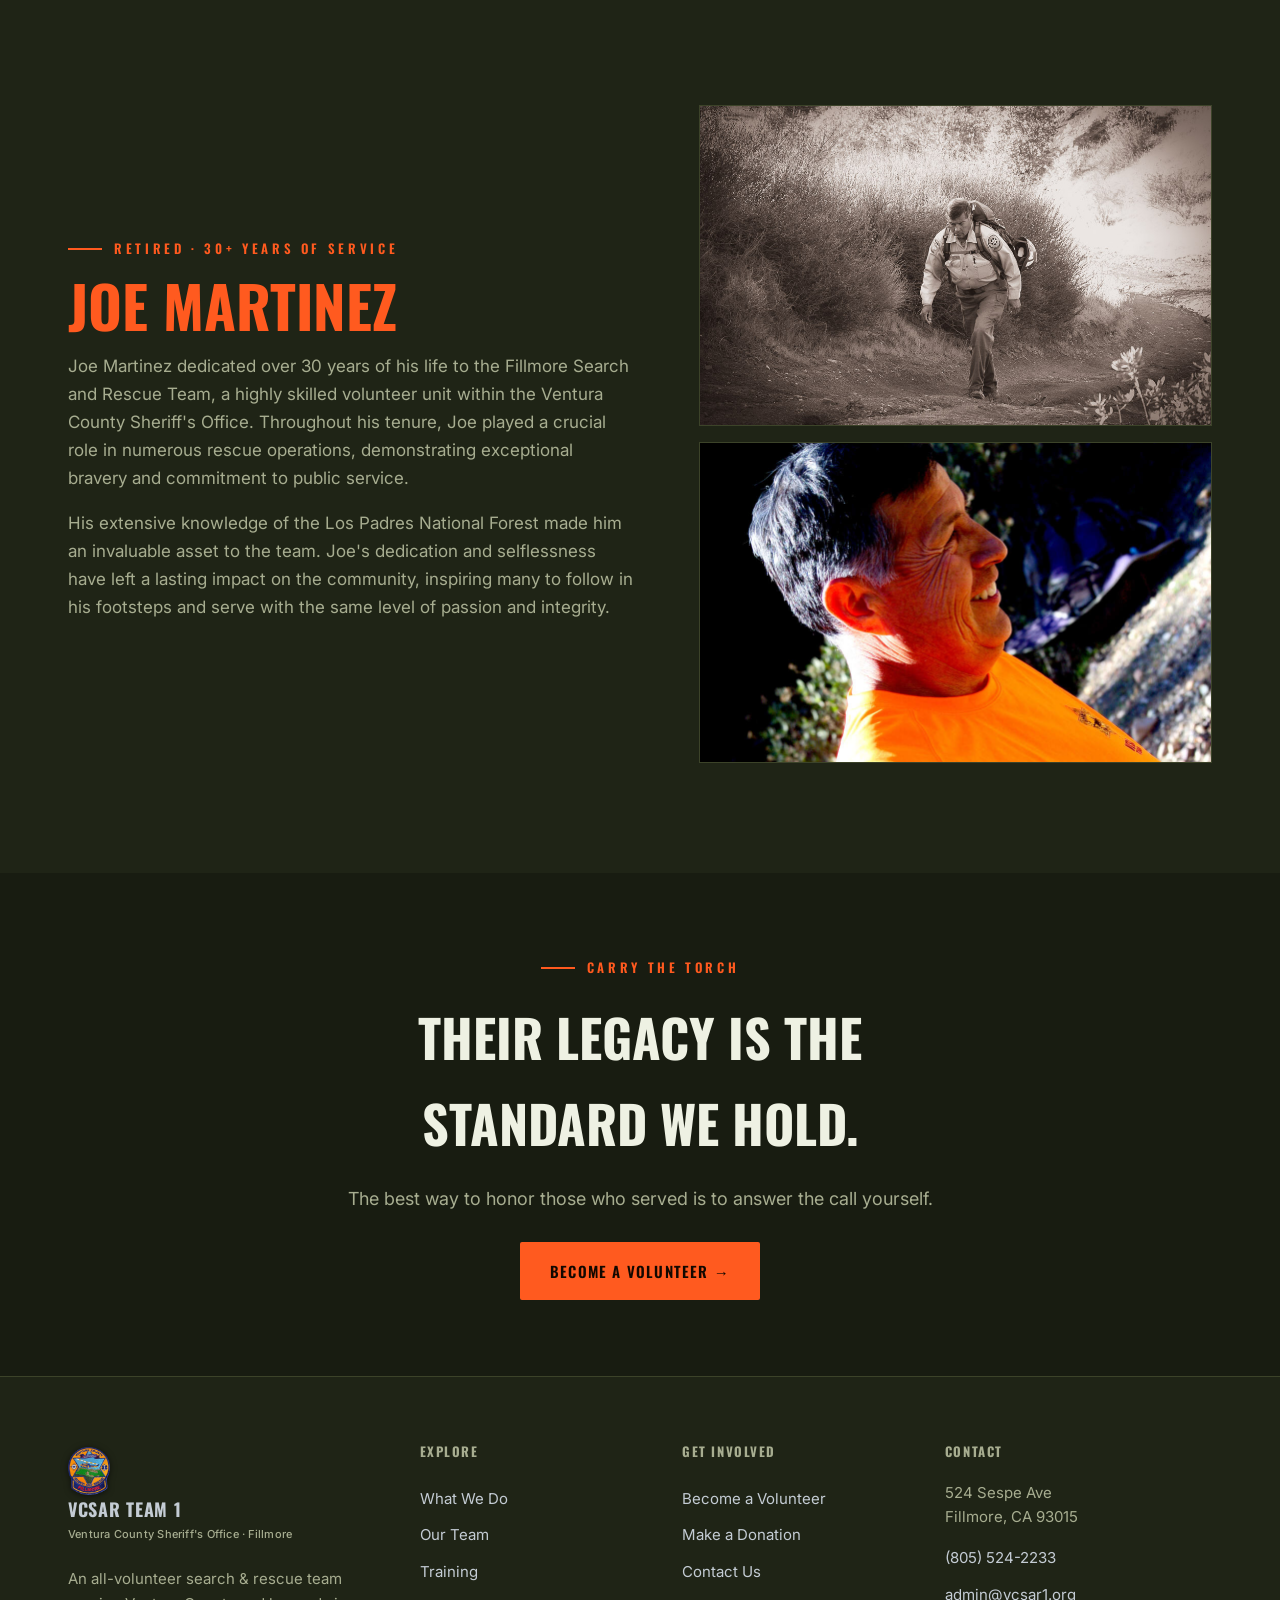
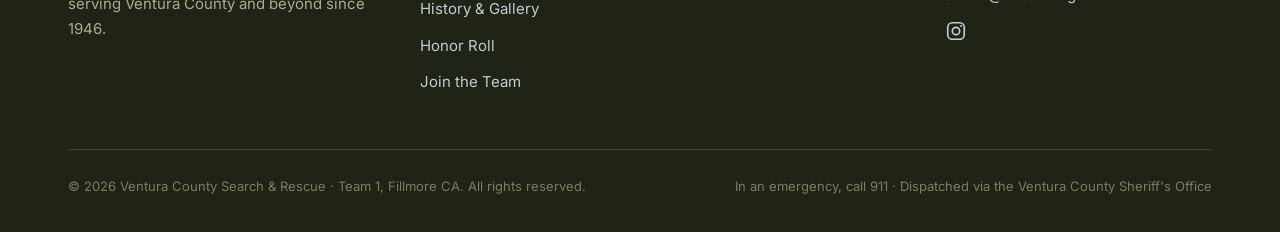
<file: honor.html>
<!DOCTYPE html>
<html lang="en">
<head>
<meta charset="UTF-8" />
<meta name="viewport" content="width=device-width, initial-scale=1" />
<title>Honor Roll · VCSAR Team 1</title>
<meta name="description" content="Gone but not forgotten — a tribute to former members of Ventura County Search & Rescue Team 1, Fillmore." />
<meta name="theme-color" content="#181c11" />
<meta name="color-scheme" content="dark" />
<link rel="icon" type="image/png" href="images/favicon.png" />
<link rel="apple-touch-icon" href="images/apple-touch-icon.png" />
<meta property="og:title" content="Honor Roll · VCSAR Team 1" />
<meta property="og:description" content="Gone but not forgotten — a tribute to former members of VCSAR Team 1." />
<meta property="og:type" content="website" />
<link rel="preconnect" href="https://fonts.googleapis.com" />
<link rel="preconnect" href="https://fonts.gstatic.com" crossorigin />
<link href="https://fonts.googleapis.com/css2?family=Oswald:wght@500;600;700&family=Inter:wght@400;500;600&display=swap" rel="stylesheet" />
<link rel="stylesheet" href="styles.css" />
</head>
<body>

<!-- NAV -->
<header class="nav">
  <div class="nav__inner">
    <a class="brand" href="index.html">
      <img class="brand__badge" src="images/logo-patch.png" alt="VCSAR Team 1 — Fillmore Mountain Search & Rescue patch" />
      <span><span class="brand__name">VCSAR Team 1</span><span class="brand__sub">Ventura County Sheriff's Office · Fillmore</span></span>
    </a>
    <nav class="nav__links" id="navlinks">
      <a href="index.html">Home</a>
      <a href="team.html">Our Team</a>
      <a href="history.html">History</a>
      <a href="honor.html" class="active">Honor Roll</a>
      <a href="join.html">Join</a>
      <a href="donate.html">Donate</a>
      <a class="btn btn--primary nav__cta" href="join.html">Answer the Call →</a>
    </nav>
    <button class="nav__toggle" id="navtoggle" aria-label="Menu">&#9776;</button>
  </div>
</header>

<!-- PAGE HERO -->
<section class="phero">
  <div class="phero__media">
    <img src="images/gallery/SARwebsite_HonorRoll-hd01-1.jpg" alt="VCSAR Team 1 honor roll"
         onerror="this.style.display='none';this.nextElementSibling.style.display='grid';" />
    <div class="ph" style="display:none"><span>PHOTO · honor roll banner</span></div>
  </div>
  <div class="phero__scrim"></div>
  <div class="wrap phero__inner">
    <span class="eyebrow">SAR Team 1</span>
    <h1>Honor<br><span style="color:var(--orange)">Roll.</span></h1>
    <p>Gone but not forgotten — a tribute to some of our former team members of note.</p>
  </div>
</section>

<!-- JEF DYE — IN MEMORIAM -->
<section class="section">
  <div class="topo"></div>
  <div class="wrap" style="position:relative;z-index:1">
    <div class="split">
      <div class="split__media reveal">
        <div class="frame">
          <img src="images/gallery/SARwebsite_HonorRoll-Jeff-Dye-846x1024.jpg" alt="Jef Dye"
               onerror="this.style.display='none';this.nextElementSibling.style.display='grid';" />
          <div class="ph" style="display:none"><span>PHOTO · Jef Dye</span></div>
          <span class="frame__tag">In Memoriam</span>
        </div>
      </div>
      <div class="reveal">
        <span class="eyebrow">In Memoriam</span>
        <h2 style="font-size:clamp(34px,5vw,58px);font-weight:700;line-height:1;margin:16px 0 0">Remembering<br><span class="lead-accent">Jef Dye</span></h2>
        <p class="memorial__date">February 2, 2019</p>
        <p style="color:var(--muted);font-size:17px;margin-top:18px">Jef Dye was a dedicated member of VCSAR Team 1 who tragically lost his life on February 2, 2019. While en route to Mt. Pinos for a winter training operation, the team stopped to assist victims of a rollover accident on Interstate 5 near Pyramid Lake. While providing medical assistance to the victims, Jef and several other team members were struck by an out-of-control vehicle.</p>
        <p style="color:var(--muted);font-size:17px">Jef grew up in Fillmore and graduated from Fillmore High School in 1986. He went on to earn an Associate Degree in Criminology and a Bachelor of Science Degree in Computer Science. Jef began his professional career as an Investigative Assistant with the Ventura County District Attorney's Office. He later specialized in Digital Forensics and Cybercrime, working for General Dynamics, PricewaterhouseCoopers, and Bank of America, where he served as Vice President of Global Information Security.</p>
        <p style="color:var(--muted);font-size:17px">Jef was deeply devoted to his family and spent most Sundays visiting and helping his parents, demonstrating the same kindness and commitment that defined his life and career.</p>
      </div>
    </div>
  </div>
</section>

<!-- JOE MARTINEZ -->
<section class="section" style="background:var(--bg-2);border-top:1px solid var(--line)">
  <div class="wrap">
    <div class="split">
      <div class="reveal">
        <span class="eyebrow">Retired · 30+ Years of Service</span>
        <h2 style="font-size:clamp(34px,5vw,58px);font-weight:700;line-height:1;margin:16px 0 0"><span class="lead-accent">Joe Martinez</span></h2>
        <p style="color:var(--muted);font-size:17px;margin-top:18px">Joe Martinez dedicated over 30 years of his life to the Fillmore Search and Rescue Team, a highly skilled volunteer unit within the Ventura County Sheriff's Office. Throughout his tenure, Joe played a crucial role in numerous rescue operations, demonstrating exceptional bravery and commitment to public service.</p>
        <p style="color:var(--muted);font-size:17px">His extensive knowledge of the Los Padres National Forest made him an invaluable asset to the team. Joe's dedication and selflessness have left a lasting impact on the community, inspiring many to follow in his footsteps and serve with the same level of passion and integrity.</p>
      </div>
      <div class="split__media reveal" style="display:grid;gap:16px">
        <div class="frame frame--wide">
          <img src="images/gallery/SARwebsite_HonorRoll-1.jpg" alt="Joe Martinez"
               onerror="this.style.display='none';this.nextElementSibling.style.display='grid';" />
          <div class="ph" style="display:none"><span>PHOTO · Joe Martinez</span></div>
        </div>
        <div class="frame frame--wide">
          <img src="images/gallery/joe-martinez-2-1024x905.jpg" alt="Joe Martinez on a rescue"
               onerror="this.style.display='none';this.nextElementSibling.style.display='grid';" />
          <div class="ph" style="display:none"><span>PHOTO · Joe Martinez</span></div>
        </div>
      </div>
    </div>
  </div>
</section>

<!-- CTA -->
<section class="section section--tight">
  <div class="wrap" style="text-align:center;max-width:720px">
    <span class="eyebrow" style="justify-content:center">Carry the Torch</span>
    <h2 style="font-size:clamp(30px,4.5vw,52px);font-weight:700;margin:16px 0 0">Their legacy is the standard we hold.</h2>
    <p style="color:var(--muted);font-size:18px;margin:18px auto 28px">The best way to honor those who served is to answer the call yourself.</p>
    <a class="btn btn--primary" href="join.html">Become a Volunteer →</a>
  </div>
</section>

<!-- FOOTER -->
<footer class="footer">
  <div class="wrap">
    <div class="footer__grid">
      <div class="footer__brand">
        <a class="brand" href="index.html" style="margin-bottom:18px">
          <img class="brand__badge" src="images/logo-patch.png" alt="VCSAR Team 1 — Fillmore Mountain Search & Rescue patch" />
          <span><span class="brand__name">VCSAR Team 1</span><span class="brand__sub">Ventura County Sheriff's Office · Fillmore</span></span>
        </a>
        <p>An all-volunteer search &amp; rescue team serving Ventura County and beyond since 1946.</p>
      </div>
      <div><h4>Explore</h4><a href="index.html#capabilities">What We Do</a><a href="team.html">Our Team</a><a href="training.html">Training</a><a href="history.html">History &amp; Gallery</a><a href="honor.html">Honor Roll</a><a href="join.html">Join the Team</a></div>
      <div><h4>Get Involved</h4><a href="join.html">Become a Volunteer</a><a href="donate.html">Make a Donation</a><a href="index.html#contact">Contact Us</a></div>
      <div><h4>Contact</h4>
        <p style="color:var(--muted);font-size:15px;margin:0 0 10px">524 Sespe Ave<br>Fillmore, CA 93015</p>
        <a href="tel:8055242233">(805) 524-2233</a>
        <a href="mailto:admin@vcsar1.org">admin@vcsar1.org</a>
        <a href="https://www.instagram.com/vcsar1/" target="_blank" rel="noopener" aria-label="Follow us on Instagram" class="social-ico"><svg width="22" height="22" viewBox="0 0 24 24" fill="none" stroke="currentColor" stroke-width="1.8"><rect x="3" y="3" width="18" height="18" rx="5"/><circle cx="12" cy="12" r="4"/><circle cx="17.5" cy="6.5" r="1.1" fill="currentColor" stroke="none"/></svg></a>
      </div>
    </div>
    <div class="footer__bar">
      <span>© 2026 Ventura County Search &amp; Rescue · Team 1, Fillmore CA. All rights reserved.</span>
      <span class="badge-line">In an emergency, call 911 · Dispatched via the Ventura County Sheriff's Office</span>
    </div>
  </div>
</footer>

<script>
  var t=document.getElementById('navtoggle'), l=document.getElementById('navlinks');
  if(t) t.addEventListener('click',function(){ l.classList.toggle('open'); });
  var io=new IntersectionObserver(function(es){ es.forEach(function(e){ if(e.isIntersecting){ e.target.classList.add('in'); io.unobserve(e.target);} }); },{threshold:.12});
  document.querySelectorAll('.reveal').forEach(function(el){ io.observe(el); });
</script>
</body>
</html>
</file>
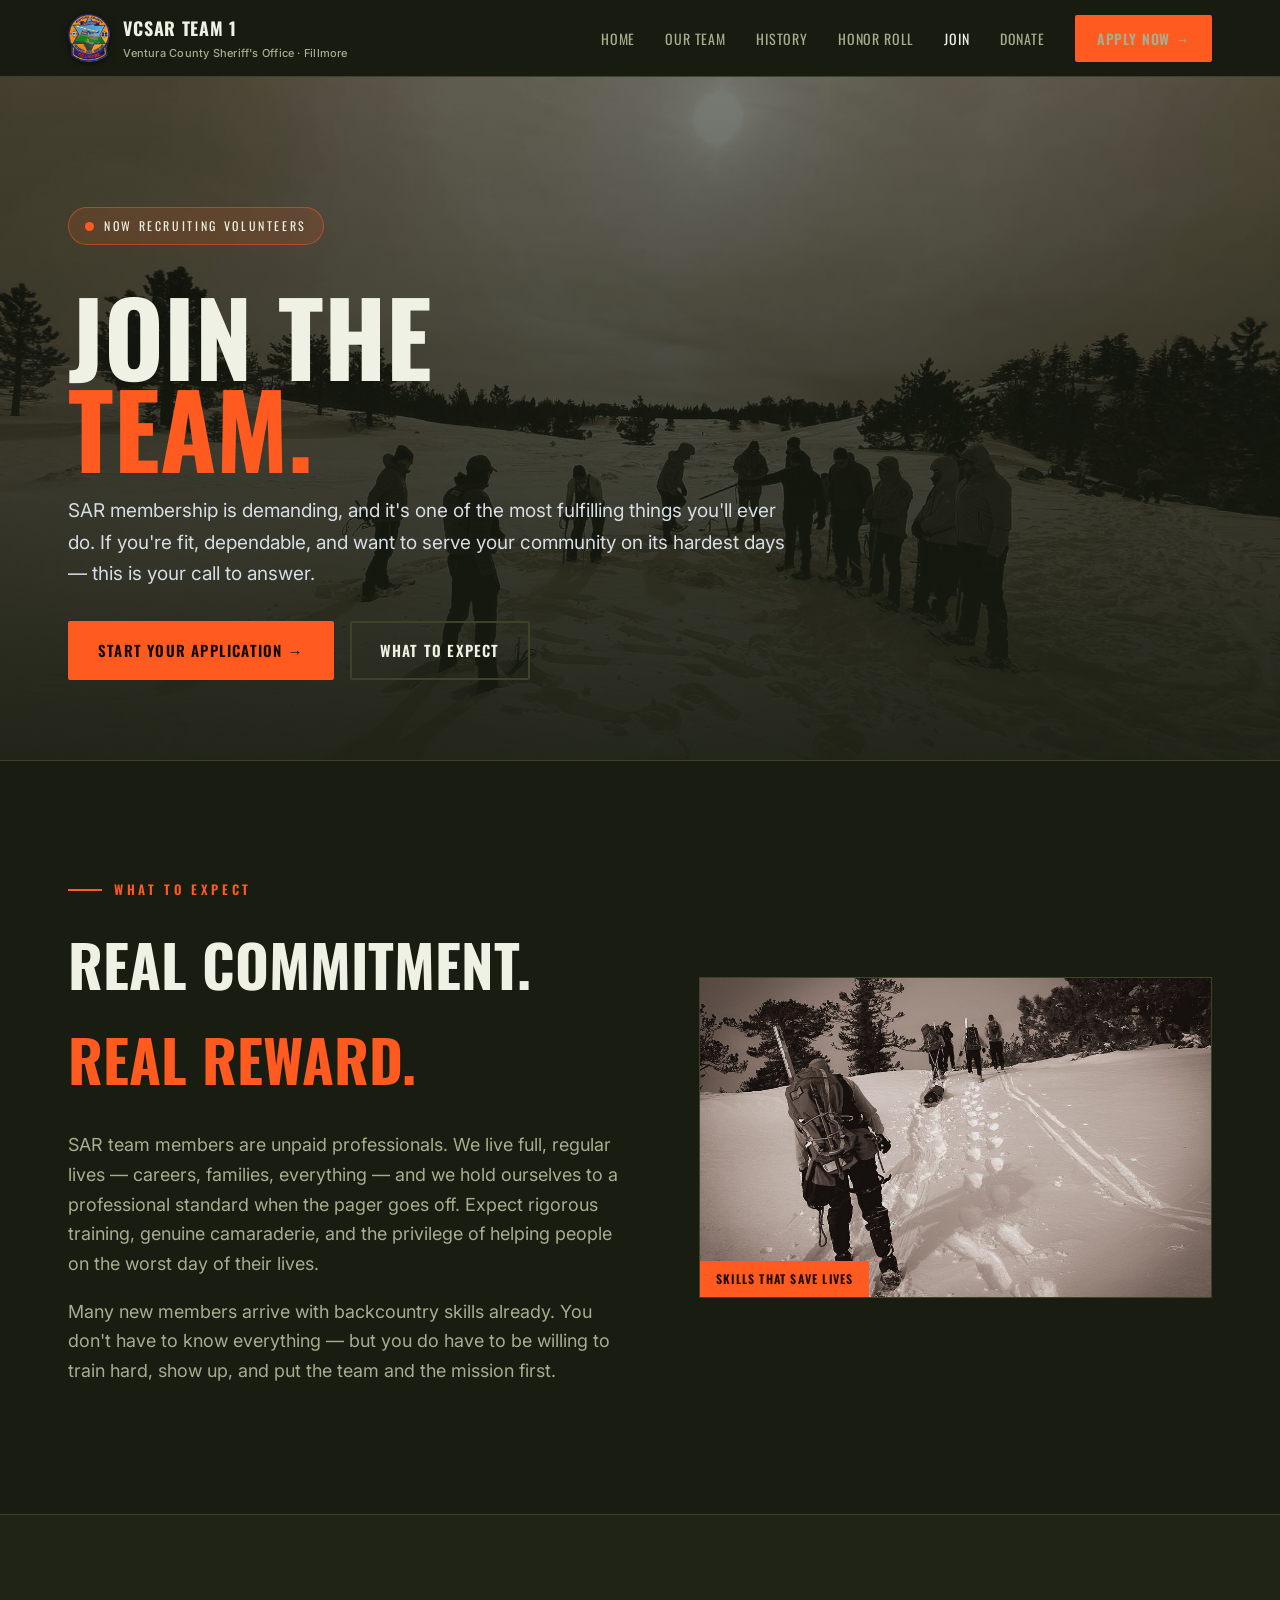
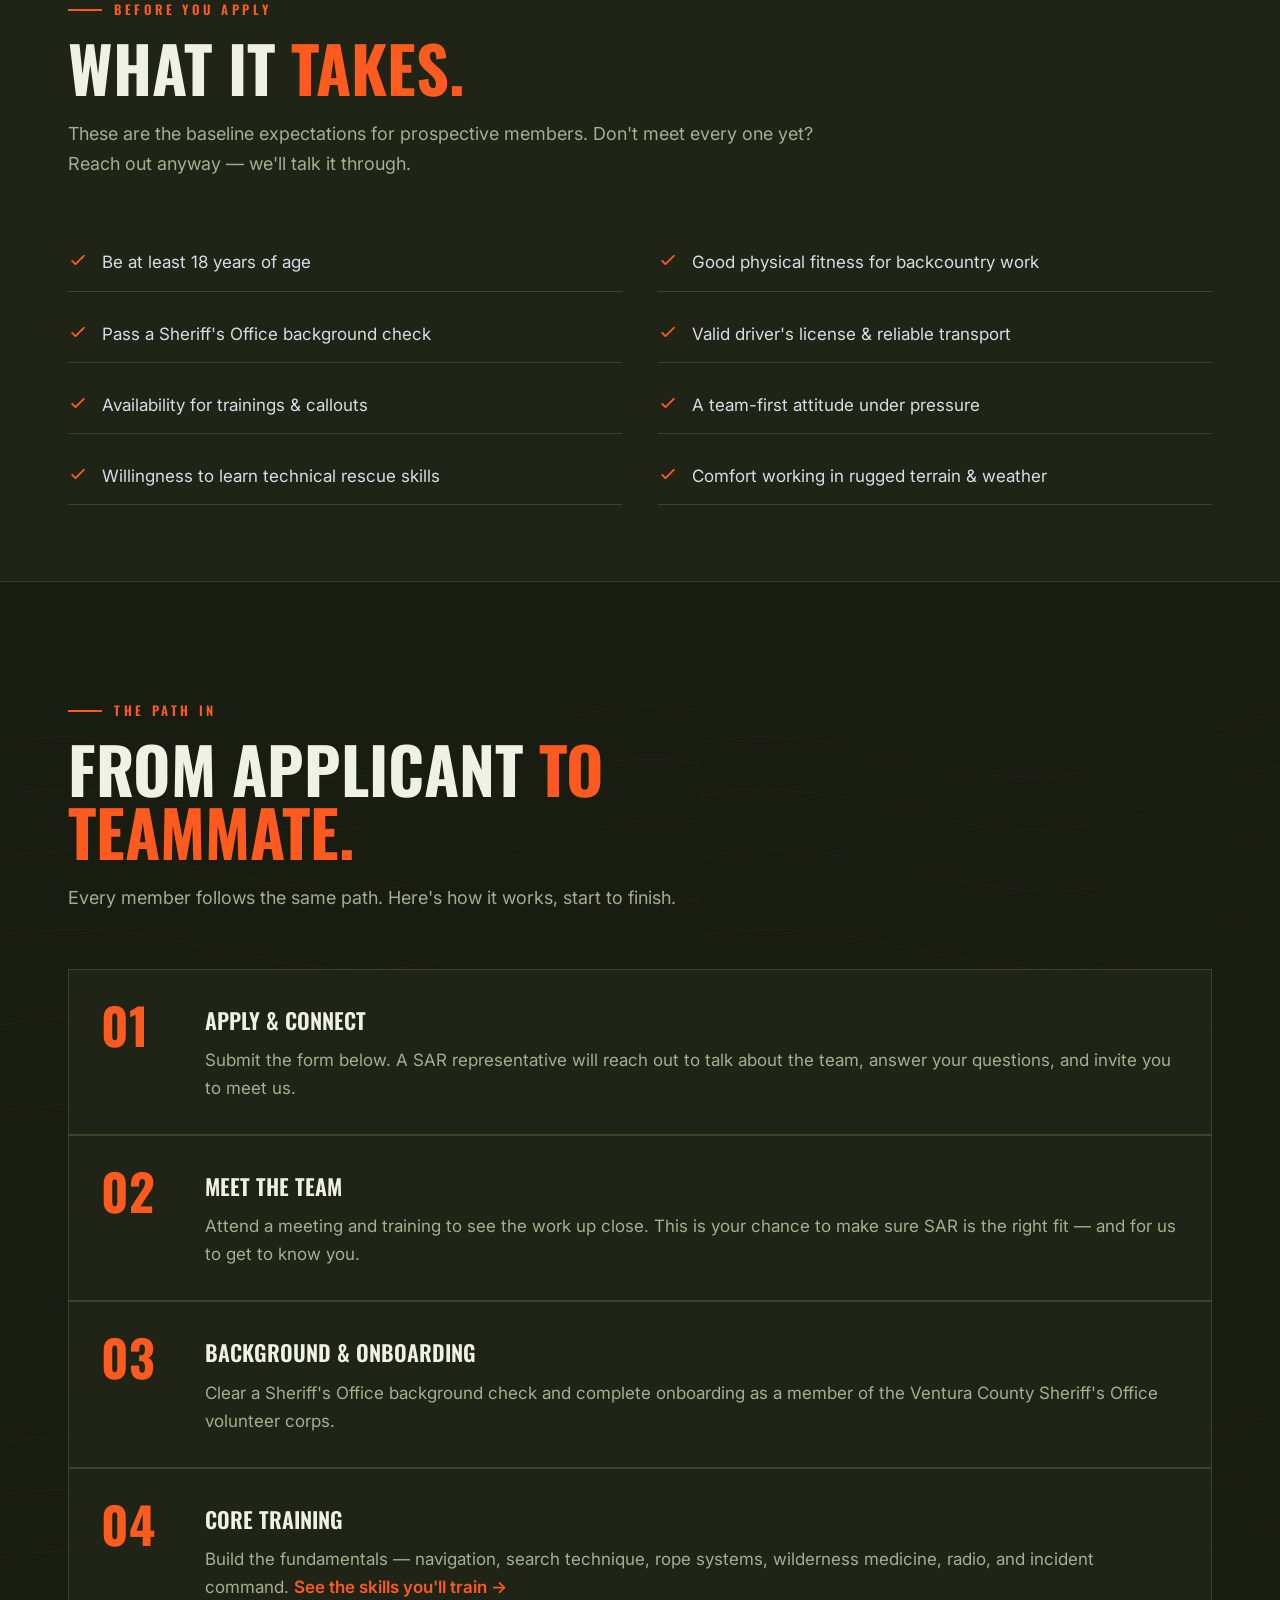
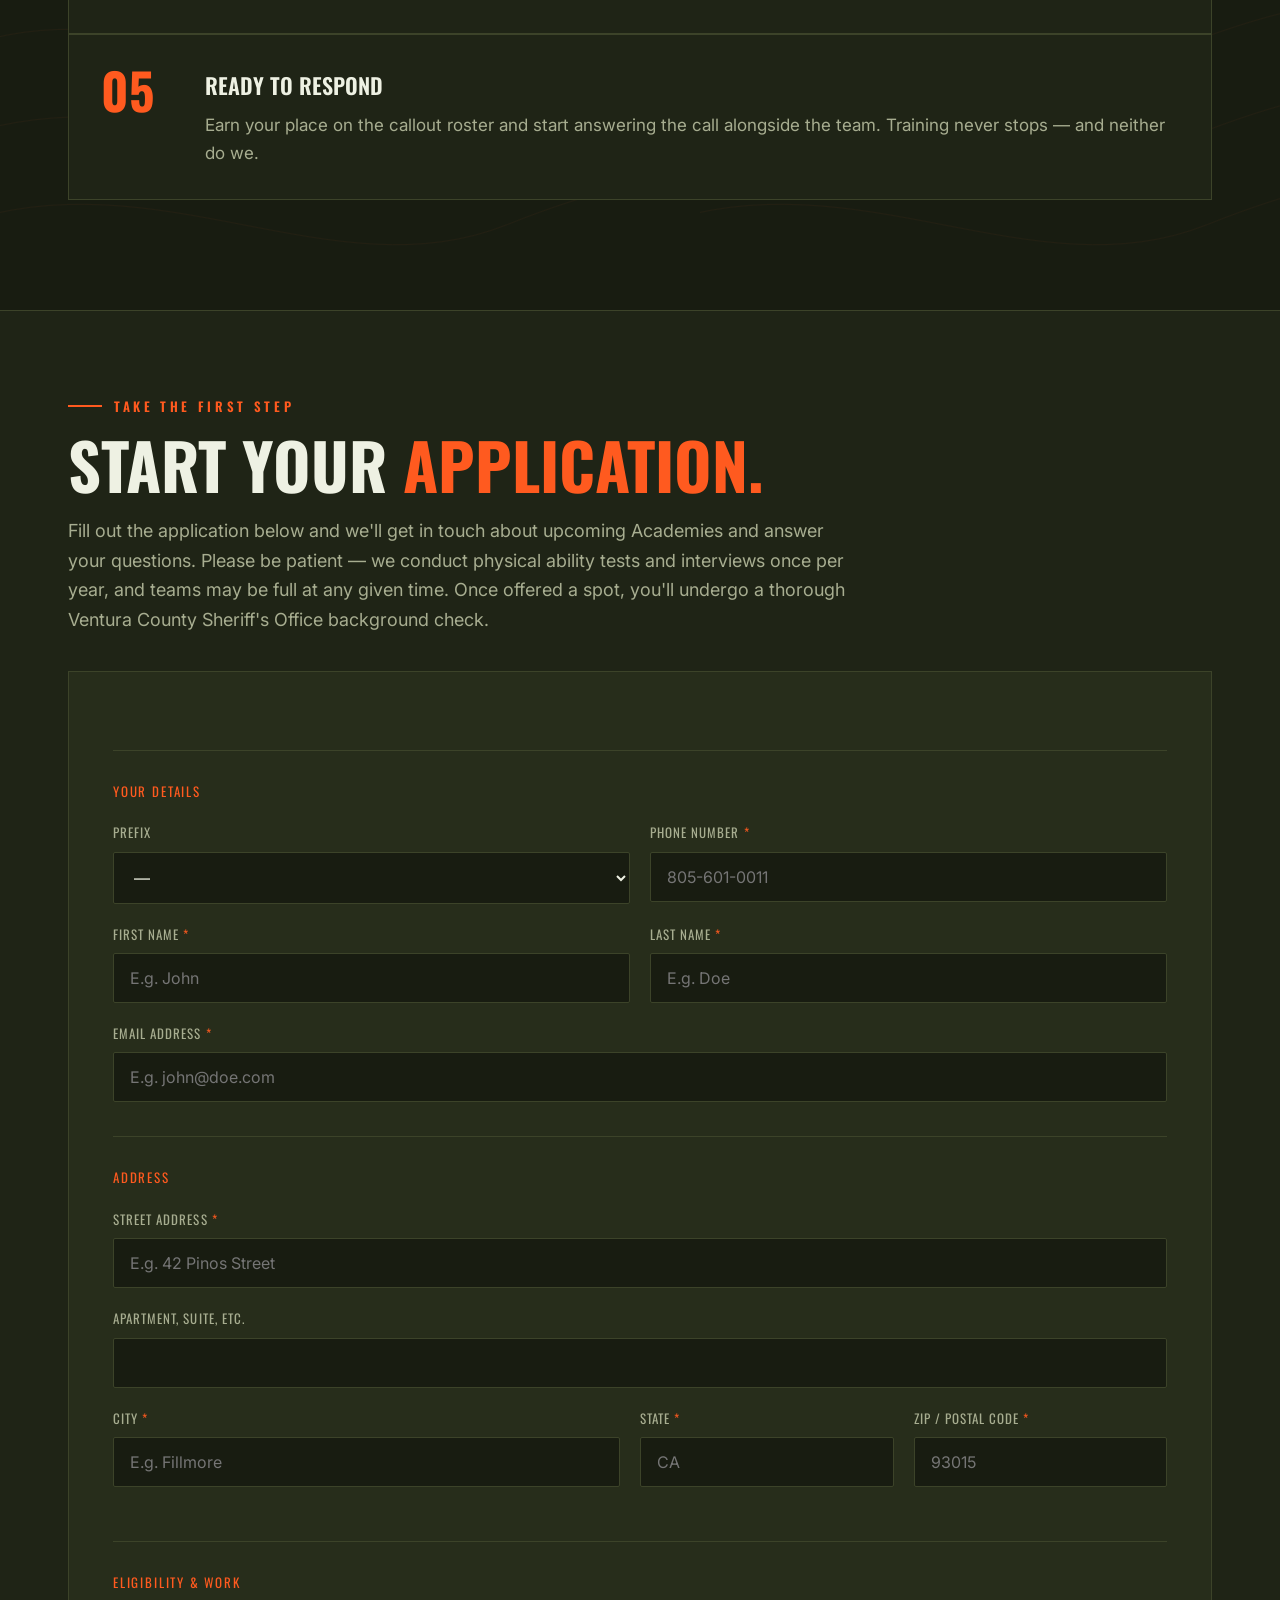
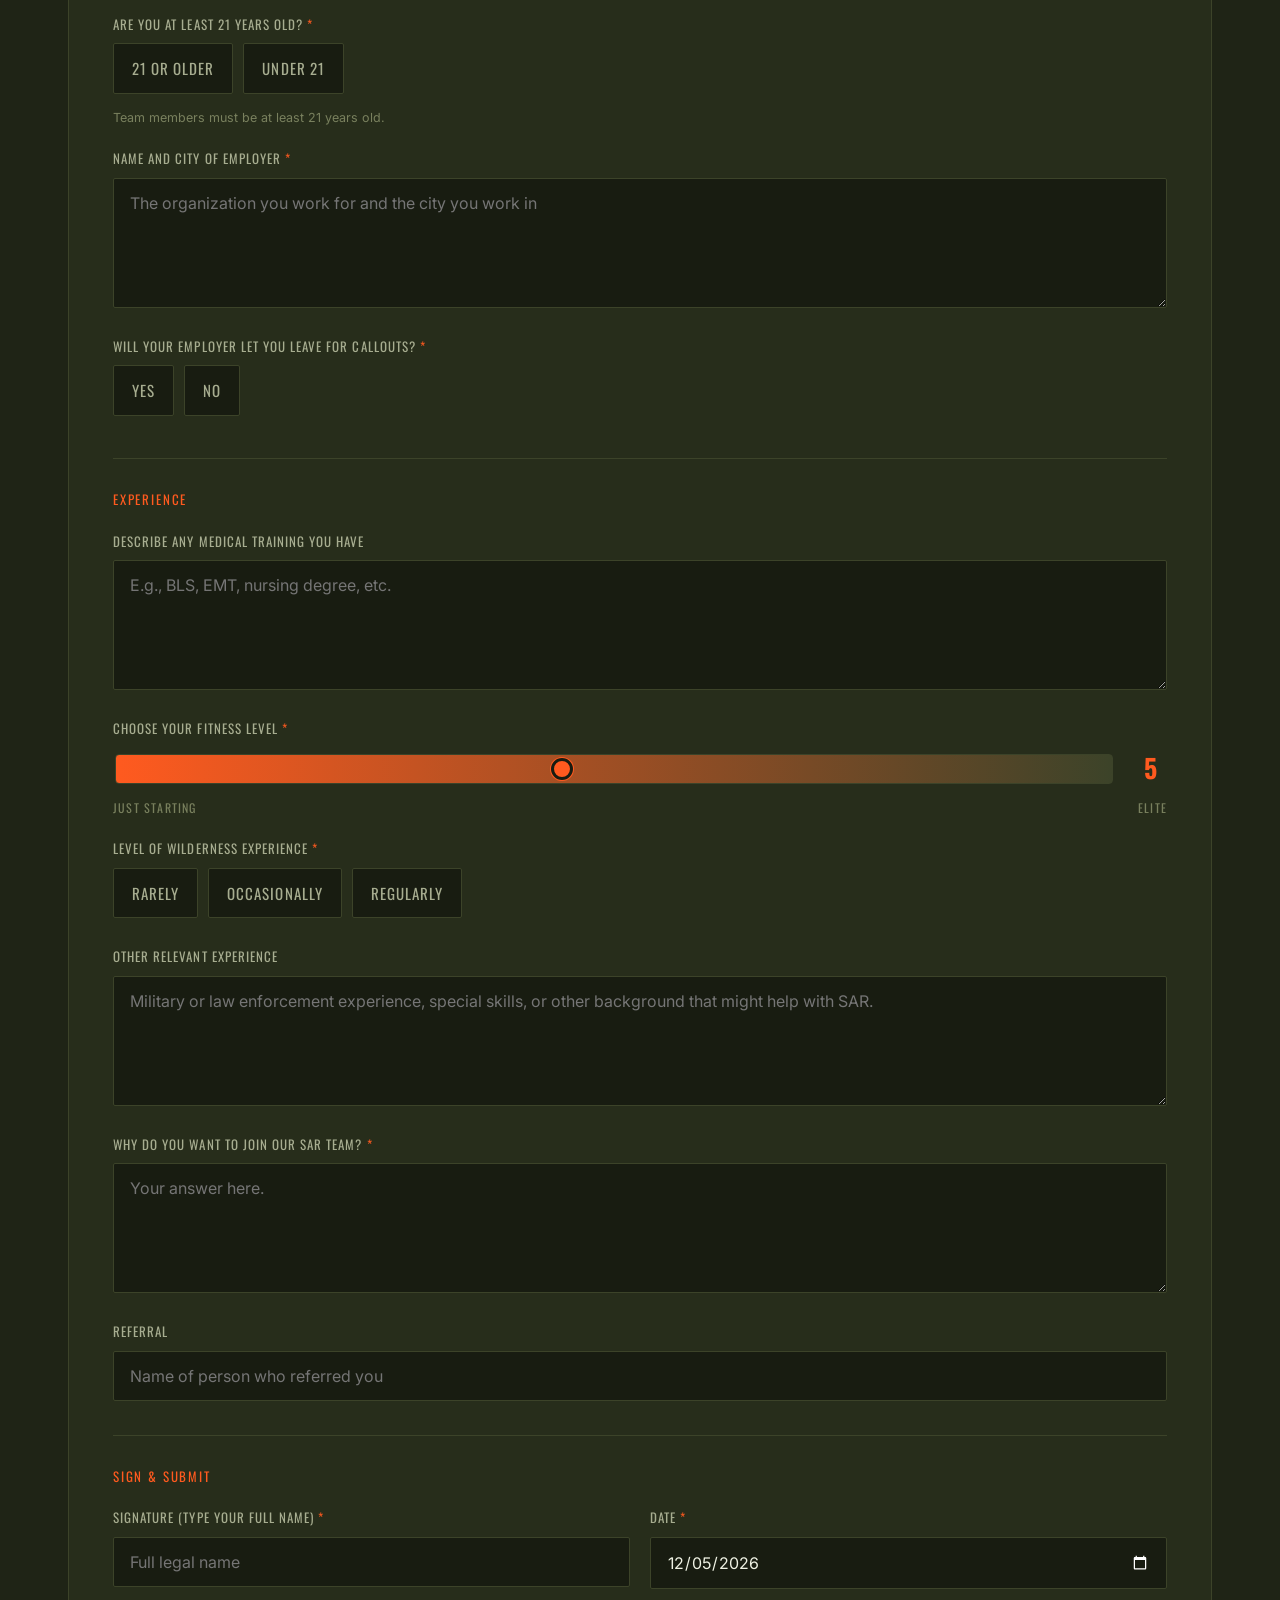
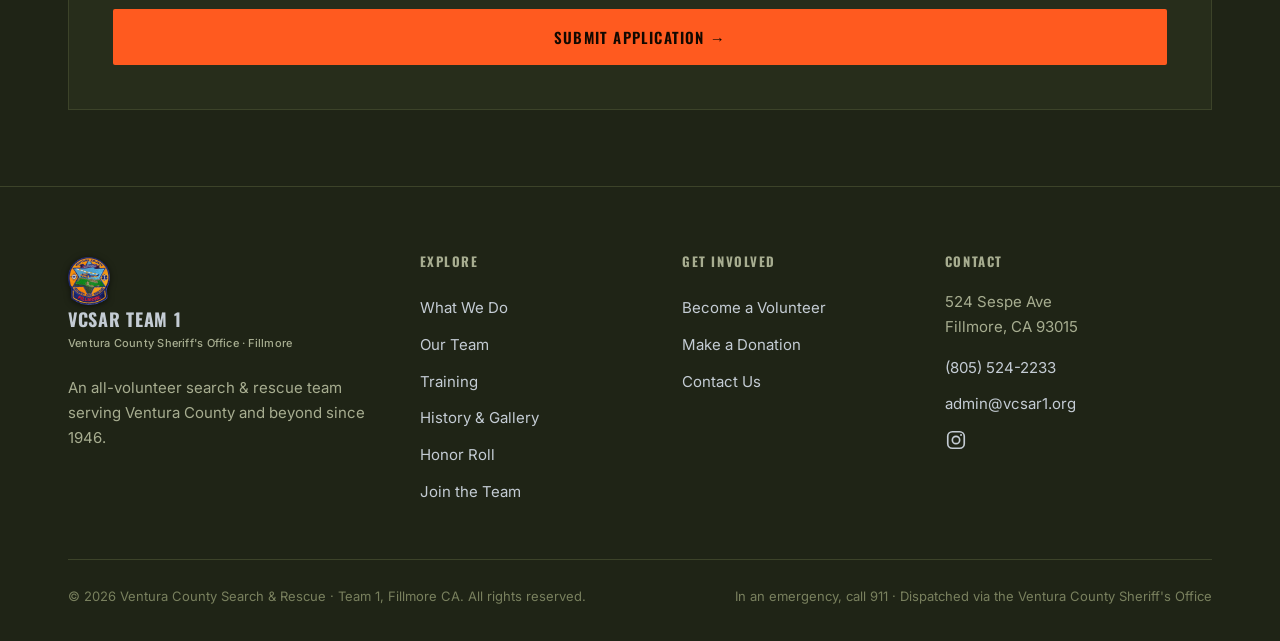
<file: join.html>
<!DOCTYPE html>
<html lang="en">
<head>
<meta charset="UTF-8" />
<meta name="viewport" content="width=device-width, initial-scale=1" />
<title>Join the Team · VCSAR Team 1</title>
<meta name="description" content="Become a volunteer with Ventura County Search & Rescue Team 1. Learn the requirements, the training path, and how to apply." />
<meta name="theme-color" content="#181c11" />
<meta name="color-scheme" content="dark" />
<link rel="icon" type="image/png" href="images/favicon.png" />
<link rel="apple-touch-icon" href="images/apple-touch-icon.png" />
<link rel="preconnect" href="https://fonts.googleapis.com" />
<link rel="preconnect" href="https://fonts.gstatic.com" crossorigin />
<link href="https://fonts.googleapis.com/css2?family=Oswald:wght@500;600;700&family=Inter:wght@400;500;600&display=swap" rel="stylesheet" />
<link rel="stylesheet" href="styles.css" />
</head>
<body>

<!-- NAV -->
<header class="nav">
  <div class="nav__inner">
    <a class="brand" href="index.html">
      <img class="brand__badge" src="images/logo-patch.png" alt="VCSAR Team 1 — Fillmore Mountain Search & Rescue patch" />
      <span><span class="brand__name">VCSAR Team 1</span><span class="brand__sub">Ventura County Sheriff's Office · Fillmore</span></span>
    </a>
    <nav class="nav__links" id="navlinks">
      <a href="index.html">Home</a>
      <a href="team.html">Our Team</a>
      <a href="history.html">History</a>
      <a href="honor.html">Honor Roll</a>
      <a href="join.html" class="active">Join</a>
      <a href="donate.html">Donate</a>
      <a class="btn btn--primary nav__cta" href="#apply">Apply Now →</a>
    </nav>
    <button class="nav__toggle" id="navtoggle" aria-label="Menu">&#9776;</button>
  </div>
</header>

<!-- PAGE HERO -->
<section class="phero">
  <div class="phero__media">
    <img src="images/training.jpg" alt="VCSAR Team 1 training day"
         onerror="this.style.display='none';this.nextElementSibling.style.display='grid';" />
    <div class="ph" style="display:none"><span>PHOTO · add images/training.jpg (1920×900)</span></div>
  </div>
  <div class="phero__scrim"></div>
  <div class="wrap phero__inner">
    <span class="hero__status"><span class="dot"></span> Now recruiting volunteers</span>
    <h1>Join the<br><span style="color:var(--orange)">team.</span></h1>
    <p>SAR membership is demanding, and it's one of the most fulfilling things you'll ever do. If you're fit, dependable, and want to serve your community on its hardest days — this is your call to answer.</p>
    <div class="hero__cta" style="margin-top:32px"><a class="btn btn--primary" href="#apply">Start Your Application →</a><a class="btn btn--ghost" href="#expect">What to Expect</a></div>
  </div>
</section>

<!-- WHAT TO EXPECT -->
<section class="section" id="expect">
  <div class="wrap">
    <div class="split">
      <div class="reveal">
        <span class="eyebrow">What to Expect</span>
        <h2 style="font-size:clamp(32px,5vw,58px);font-weight:700;margin:16px 0 0">Real commitment.<br><span class="lead-accent">Real reward.</span></h2>
        <p style="color:var(--muted);font-size:18px;margin-top:22px">SAR team members are unpaid professionals. We live full, regular lives — careers, families, everything — and we hold ourselves to a professional standard when the pager goes off. Expect rigorous training, genuine camaraderie, and the privilege of helping people on the worst day of their lives.</p>
        <p style="color:var(--muted);font-size:18px">Many new members arrive with backcountry skills already. You don't have to know everything — but you do have to be willing to train hard, show up, and put the team and the mission first.</p>
      </div>
      <div class="split__media reveal">
        <div class="frame frame--wide"><img src="images/recruits.jpg" alt="Recruits in training" onerror="this.style.display='none';this.nextElementSibling.style.display='grid';" /><div class="ph" style="display:none"><span>PHOTO · add images/recruits.jpg (16:10)</span></div><span class="frame__tag">Skills That Save Lives</span></div>
      </div>
    </div>
  </div>
</section>

<!-- REQUIREMENTS -->
<section class="section section--tight" style="background:var(--bg-2);border-top:1px solid var(--line);border-bottom:1px solid var(--line)">
  <div class="wrap">
    <div class="shead reveal">
      <span class="eyebrow">Before You Apply</span>
      <h2>What it <span class="lead-accent">takes.</span></h2>
      <p>These are the baseline expectations for prospective members. Don't meet every one yet? Reach out anyway — we'll talk it through.</p>
    </div>
    <ul class="reqs reveal">
      <li><svg width="20" height="20" viewBox="0 0 24 24" fill="none" stroke="currentColor" stroke-width="2.2"><path d="m5 13 4 4L19 7" stroke-linecap="round" stroke-linejoin="round"/></svg> Be at least 18 years of age</li>
      <li><svg width="20" height="20" viewBox="0 0 24 24" fill="none" stroke="currentColor" stroke-width="2.2"><path d="m5 13 4 4L19 7" stroke-linecap="round" stroke-linejoin="round"/></svg> Good physical fitness for backcountry work</li>
      <li><svg width="20" height="20" viewBox="0 0 24 24" fill="none" stroke="currentColor" stroke-width="2.2"><path d="m5 13 4 4L19 7" stroke-linecap="round" stroke-linejoin="round"/></svg> Pass a Sheriff's Office background check</li>
      <li><svg width="20" height="20" viewBox="0 0 24 24" fill="none" stroke="currentColor" stroke-width="2.2"><path d="m5 13 4 4L19 7" stroke-linecap="round" stroke-linejoin="round"/></svg> Valid driver's license &amp; reliable transport</li>
      <li><svg width="20" height="20" viewBox="0 0 24 24" fill="none" stroke="currentColor" stroke-width="2.2"><path d="m5 13 4 4L19 7" stroke-linecap="round" stroke-linejoin="round"/></svg> Availability for trainings &amp; callouts</li>
      <li><svg width="20" height="20" viewBox="0 0 24 24" fill="none" stroke="currentColor" stroke-width="2.2"><path d="m5 13 4 4L19 7" stroke-linecap="round" stroke-linejoin="round"/></svg> A team-first attitude under pressure</li>
      <li><svg width="20" height="20" viewBox="0 0 24 24" fill="none" stroke="currentColor" stroke-width="2.2"><path d="m5 13 4 4L19 7" stroke-linecap="round" stroke-linejoin="round"/></svg> Willingness to learn technical rescue skills</li>
      <li><svg width="20" height="20" viewBox="0 0 24 24" fill="none" stroke="currentColor" stroke-width="2.2"><path d="m5 13 4 4L19 7" stroke-linecap="round" stroke-linejoin="round"/></svg> Comfort working in rugged terrain &amp; weather</li>
    </ul>
  </div>
</section>

<!-- TRAINING PATH -->
<section class="section">
  <div class="topo"></div>
  <div class="wrap" style="position:relative;z-index:1">
    <div class="shead reveal">
      <span class="eyebrow">The Path In</span>
      <h2>From applicant <span class="lead-accent">to teammate.</span></h2>
      <p>Every member follows the same path. Here's how it works, start to finish.</p>
    </div>
    <div class="steps">
      <div class="step reveal"><div class="step__n">01</div><div><h3>Apply &amp; Connect</h3><p>Submit the form below. A SAR representative will reach out to talk about the team, answer your questions, and invite you to meet us.</p></div></div>
      <div class="step reveal"><div class="step__n">02</div><div><h3>Meet the Team</h3><p>Attend a meeting and training to see the work up close. This is your chance to make sure SAR is the right fit — and for us to get to know you.</p></div></div>
      <div class="step reveal"><div class="step__n">03</div><div><h3>Background &amp; Onboarding</h3><p>Clear a Sheriff's Office background check and complete onboarding as a member of the Ventura County Sheriff's Office volunteer corps.</p></div></div>
      <div class="step reveal"><div class="step__n">04</div><div><h3>Core Training</h3><p>Build the fundamentals — navigation, search technique, rope systems, wilderness medicine, radio, and incident command. <a href="training.html" style="color:var(--orange);font-weight:600">See the skills you'll train →</a></p></div></div>
      <div class="step reveal"><div class="step__n">05</div><div><h3>Ready to Respond</h3><p>Earn your place on the callout roster and start answering the call alongside the team. Training never stops — and neither do we.</p></div></div>
    </div>
  </div>
</section>

<!-- APPLY -->
<section class="section section--tight" id="apply" style="background:var(--bg-2);border-top:1px solid var(--line)">
  <div class="wrap">
    <div class="shead reveal" style="max-width:780px;margin-bottom:36px">
      <span class="eyebrow">Take the First Step</span>
      <h2>Start your <span class="lead-accent">application.</span></h2>
      <p>Fill out the application below and we'll get in touch about upcoming Academies and answer your questions. Please be patient — we conduct physical ability tests and interviews once per year, and teams may be full at any given time. Once offered a spot, you'll undergo a thorough Ventura County Sheriff's Office background check.</p>
    </div>

    <form id="appform" class="form form--wide reveal" novalidate>
      <!-- honeypot (spam trap) -->
      <div class="hp" aria-hidden="true"><label>Please do not fill in this field.<input type="text" name="company" tabindex="-1" autocomplete="off" /></label></div>

      <div class="form__section">
        <p class="form__legend">Your Details</p>
        <div class="field--row">
          <div class="field"><label>Prefix</label>
            <select name="prefix"><option value="">—</option><option>Mr</option><option>Mrs</option><option>Ms</option><option>Mx</option><option>Miss</option><option>Dr</option><option>Prof</option></select>
          </div>
          <div class="field"><label>Phone number <span class="reqstar">*</span></label><input type="tel" name="phone" required placeholder="805-601-0011" /></div>
        </div>
        <div class="field--row">
          <div class="field"><label>First name <span class="reqstar">*</span></label><input type="text" name="first_name" required placeholder="E.g. John" /></div>
          <div class="field"><label>Last name <span class="reqstar">*</span></label><input type="text" name="last_name" required placeholder="E.g. Doe" /></div>
        </div>
        <div class="field"><label>Email address <span class="reqstar">*</span></label><input type="email" name="email" required placeholder="E.g. john@doe.com" /></div>
      </div>

      <div class="form__section">
        <p class="form__legend">Address</p>
        <div class="field"><label>Street address <span class="reqstar">*</span></label><input type="text" name="street" required placeholder="E.g. 42 Pinos Street" /></div>
        <div class="field"><label>Apartment, suite, etc.</label><input type="text" name="apt" /></div>
        <div class="field--3">
          <div class="field"><label>City <span class="reqstar">*</span></label><input type="text" name="city" required placeholder="E.g. Fillmore" /></div>
          <div class="field"><label>State <span class="reqstar">*</span></label><input type="text" name="state" required placeholder="CA" /></div>
          <div class="field"><label>ZIP / Postal code <span class="reqstar">*</span></label><input type="text" name="zip" required placeholder="93015" inputmode="numeric" /></div>
        </div>
      </div>

      <div class="form__section">
        <p class="form__legend">Eligibility &amp; Work</p>
        <div class="field">
          <label>Are you at least 21 years old? <span class="reqstar">*</span></label>
          <div class="choice">
            <label><input type="radio" name="age" value="21 or older" /><span>21 or older</span></label>
            <label><input type="radio" name="age" value="Under 21" /><span>Under 21</span></label>
          </div>
          <p class="field__hint">Team members must be at least 21 years old.</p>
        </div>
        <div class="field"><label>Name and city of employer <span class="reqstar">*</span></label><textarea name="employer" required placeholder="The organization you work for and the city you work in"></textarea></div>
        <div class="field">
          <label>Will your employer let you leave for callouts? <span class="reqstar">*</span></label>
          <div class="choice">
            <label><input type="radio" name="employer_callouts" value="Yes" /><span>Yes</span></label>
            <label><input type="radio" name="employer_callouts" value="No" /><span>No</span></label>
          </div>
        </div>
      </div>

      <div class="form__section">
        <p class="form__legend">Experience</p>
        <div class="field"><label>Describe any medical training you have</label><textarea name="medical" placeholder="E.g., BLS, EMT, nursing degree, etc."></textarea></div>
        <div class="field">
          <label>Choose your fitness level <span class="reqstar">*</span></label>
          <div class="rangewrap"><input type="range" name="fitness" id="fitness" min="1" max="10" step="1" value="5" /><output id="fitval">5</output></div>
          <div class="range-scale"><span>Just starting</span><span>Elite</span></div>
        </div>
        <div class="field">
          <label>Level of wilderness experience <span class="reqstar">*</span></label>
          <div class="choice">
            <label><input type="radio" name="wilderness" value="Rarely go into the wilderness" /><span>Rarely</span></label>
            <label><input type="radio" name="wilderness" value="Occasionally do wilderness activities" /><span>Occasionally</span></label>
            <label><input type="radio" name="wilderness" value="Regularly do wilderness activities" /><span>Regularly</span></label>
          </div>
        </div>
        <div class="field"><label>Other relevant experience</label><textarea name="other_experience" placeholder="Military or law enforcement experience, special skills, or other background that might help with SAR."></textarea></div>
        <div class="field"><label>Why do you want to join our SAR team? <span class="reqstar">*</span></label><textarea name="why_join" required placeholder="Your answer here."></textarea></div>
        <div class="field"><label>Referral</label><input type="text" name="referral" placeholder="Name of person who referred you" /></div>
      </div>

      <div class="form__section">
        <p class="form__legend">Sign &amp; Submit</p>
        <div class="field--row">
          <div class="field"><label>Signature (type your full name) <span class="reqstar">*</span></label><input type="text" name="signature" required placeholder="Full legal name" /></div>
          <div class="field"><label>Date <span class="reqstar">*</span></label><input type="date" name="app_date" required /></div>
        </div>
        <button class="btn btn--primary btn--block" type="submit" id="appsubmit">Submit Application →</button>
        <div class="form__status" id="formstatus" role="status" aria-live="polite"></div>
      </div>
    </form>
  </div>
</section>

<!-- FOOTER -->
<footer class="footer">
  <div class="wrap">
    <div class="footer__grid">
      <div class="footer__brand">
        <a class="brand" href="index.html" style="margin-bottom:18px">
          <img class="brand__badge" src="images/logo-patch.png" alt="VCSAR Team 1 — Fillmore Mountain Search & Rescue patch" />
          <span><span class="brand__name">VCSAR Team 1</span><span class="brand__sub">Ventura County Sheriff's Office · Fillmore</span></span>
        </a>
        <p>An all-volunteer search &amp; rescue team serving Ventura County and beyond since 1946.</p>
      </div>
      <div><h4>Explore</h4><a href="index.html#capabilities">What We Do</a><a href="team.html">Our Team</a><a href="training.html">Training</a><a href="history.html">History &amp; Gallery</a><a href="honor.html">Honor Roll</a><a href="join.html">Join the Team</a></div>
      <div><h4>Get Involved</h4><a href="join.html">Become a Volunteer</a><a href="donate.html">Make a Donation</a><a href="index.html#contact">Contact Us</a></div>
      <div><h4>Contact</h4>
        <p style="color:var(--muted);font-size:15px;margin:0 0 10px">524 Sespe Ave<br>Fillmore, CA 93015</p>
        <a href="tel:8055242233">(805) 524-2233</a>
        <a href="mailto:admin@vcsar1.org">admin@vcsar1.org</a>
        <a href="https://www.instagram.com/vcsar1/" target="_blank" rel="noopener" aria-label="Follow us on Instagram" class="social-ico"><svg width="22" height="22" viewBox="0 0 24 24" fill="none" stroke="currentColor" stroke-width="1.8"><rect x="3" y="3" width="18" height="18" rx="5"/><circle cx="12" cy="12" r="4"/><circle cx="17.5" cy="6.5" r="1.1" fill="currentColor" stroke="none"/></svg></a>
      </div>
    </div>
    <div class="footer__bar">
      <span>© 2026 Ventura County Search &amp; Rescue · Team 1, Fillmore CA. All rights reserved.</span>
      <span class="badge-line">In an emergency, call 911 · Dispatched via the Ventura County Sheriff's Office</span>
    </div>
  </div>
</footer>

<script>
  /* ============================================================
     APPLICATION FORM SETTINGS
     Paste your Google Apps Script Web App URL between the quotes
     below (see form-backend/APPLICATION-FORM-SETUP.txt for steps).
     Until then, the form runs in DEMO mode (no data is sent).
     ============================================================ */
  var APPS_SCRIPT_URL = "https://script.google.com/macros/s/AKfycbzwsQXfGsHuzeGn4lYAtjDcfVkxxxOOqj_avsY6orAOPFCH8agy5UVMKdNw2QZ3ex9S/exec";  // e.g. "https://script.google.com/macros/s/AKfy.../exec"

  var t = document.getElementById('navtoggle'), l = document.getElementById('navlinks');
  if (t) t.addEventListener('click', function(){ l.classList.toggle('open'); });

  // Fitness slider live value
  var fit = document.getElementById('fitness'), fitval = document.getElementById('fitval');
  if (fit) fit.addEventListener('input', function(){ fitval.textContent = fit.value; });

  // Default date = today
  var dateEl = document.querySelector('input[name="app_date"]');
  if (dateEl) dateEl.value = new Date().toISOString().slice(0,10);

  // Submit handler
  var form = document.getElementById('appform');
  if (form) form.addEventListener('submit', function(e){
    e.preventDefault();
    var status = document.getElementById('formstatus');
    var btn = document.getElementById('appsubmit');
    status.className = 'form__status';

    // Validate every required field ourselves and show one clear, visible message
    // (some fields — the choice chips — are hidden, and native popups can be missed).
    var required = [
      { name:'first_name', label:'First name' },
      { name:'last_name',  label:'Last name' },
      { name:'email',      label:'Email' },
      { name:'phone',      label:'Phone number' },
      { name:'street',     label:'Street address' },
      { name:'city',       label:'City' },
      { name:'state',      label:'State' },
      { name:'zip',        label:'ZIP code' },
      { name:'employer',   label:'Employer (name & city)' },
      { name:'age',                label:'Are you at least 21?', radio:true },
      { name:'employer_callouts',  label:'Will your employer allow callouts?', radio:true },
      { name:'wilderness',         label:'Wilderness experience level', radio:true },
      { name:'why_join',   label:'Why you want to join' },
      { name:'signature',  label:'Signature' },
      { name:'app_date',   label:'Date' }
    ];
    Array.prototype.forEach.call(form.querySelectorAll('.field--err'), function(f){ f.classList.remove('field--err'); });
    var missing = [];
    required.forEach(function(r){
      var bad;
      if (r.radio) {
        bad = !form.querySelector('input[name="' + r.name + '"]:checked');
      } else {
        var el = form.querySelector('[name="' + r.name + '"]');
        bad = !el || el.value.trim() === '' || (el.type === 'email' && !el.checkValidity());
      }
      if (bad) {
        missing.push(r.label);
        var any = form.querySelector('[name="' + r.name + '"]');
        var fld = any && any.closest('.field');
        if (fld) fld.classList.add('field--err');
      }
    });
    if (missing.length) {
      status.innerHTML = '<strong>Please complete the highlighted field' + (missing.length > 1 ? 's' : '') +
        ':</strong> ' + missing.join(', ') + '.';
      status.className = 'form__status err show';
      status.scrollIntoView({ behavior: 'smooth', block: 'center' });
      return;
    }
    if (form.company && form.company.value) return; // honeypot tripped

    btn.disabled = true; btn.textContent = 'Submitting…';

    function ok(){
      form.reset();
      if (dateEl) dateEl.value = new Date().toISOString().slice(0,10);
      if (fitval) fitval.textContent = '5';
      status.textContent = "Thank you — your application has been received. A SAR representative will be in touch about upcoming Academies.";
      status.className = 'form__status ok show';
      btn.disabled = false; btn.textContent = 'Submit Application →';
      status.scrollIntoView({behavior:'smooth', block:'center'});
    }
    function fail(){
      status.innerHTML = 'Sorry — something went wrong sending your application. Please email <a href="mailto:admin@vcsar1.org" style="color:var(--orange)">admin@vcsar1.org</a> and we\'ll follow up.';
      status.className = 'form__status err show';
      btn.disabled = false; btn.textContent = 'Submit Application →';
    }

    if (!APPS_SCRIPT_URL) {
      // DEMO mode — no backend configured yet
      ok();
      status.textContent = "Demo mode: form looks good! Add your Google Apps Script URL in join.html to start saving applications to your spreadsheet.";
      return;
    }

    fetch(APPS_SCRIPT_URL, { method:'POST', mode:'no-cors', body:new FormData(form) })
      .then(ok)
      .catch(fail);
  });

  // Clear a group's error highlight as soon as the applicant answers it
  if (form) form.addEventListener('change', function(e){
    if (e.target && ['age','employer_callouts','wilderness'].indexOf(e.target.name) >= 0){
      var f = e.target.closest('.field'); if (f) f.classList.remove('field--err');
    }
  });

  var io = new IntersectionObserver(function(es){ es.forEach(function(e){ if(e.isIntersecting){ e.target.classList.add('in'); io.unobserve(e.target);} }); }, { threshold:.12 });
  document.querySelectorAll('.reveal').forEach(function(el){ io.observe(el); });
</script>
</body>
</html>
</file>
<file: styles.css>
/* =========================================================
   VCSAR Team 1 — Site Styles
   Aesthetic: rugged, high-contrast, high-visibility.
   Near-black base, rescue-orange accent, condensed display type,
   topographic line motif. Built to receive real SAR photos.
   ========================================================= */

:root {
  color-scheme: dark;     /* site is dark by design — opt out of browser auto-dark transforms */
  --bg:        #181c11;   /* dark olive drab base */
  --bg-2:      #1f2416;
  --surface:   #272d1b;
  --surface-2: #313823;
  --line:      #3c4329;
  --text:      #eef1e3;
  --muted:     #a7ad90;
  --faint:     #79805e;

  /* raw rgb of base, for scrims/overlays */
  --bg-rgb:    24, 28, 17;

  --orange:    #ff5a1f;   /* rescue / high-vis primary */
  --orange-2:  #ff7a3d;
  --amber:     #ffcf2e;   /* safety-yellow spark */
  --steel:     #b9a96a;   /* khaki / warm secondary */

  --maxw: 1200px;
  --ease: cubic-bezier(.16,.84,.44,1);
  --shadow: 0 24px 60px -18px rgba(0,0,0,.7);
}

* { box-sizing: border-box; }

html { scroll-behavior: smooth; }

body {
  margin: 0;
  background: var(--bg);
  color: var(--text);
  font-family: "Inter", system-ui, -apple-system, "Segoe UI", sans-serif;
  font-size: 17px;
  line-height: 1.65;
  -webkit-font-smoothing: antialiased;
  overflow-x: hidden;
}

img { max-width: 100%; display: block; }
a { color: inherit; text-decoration: none; }

/* ---- Display type ---------------------------------------- */
.display {
  font-family: "Oswald", "Arial Narrow", sans-serif;
  font-weight: 700;
  text-transform: uppercase;
  letter-spacing: .01em;
  line-height: .95;
}
h1,h2,h3 { font-family: "Oswald", "Arial Narrow", sans-serif; text-transform: uppercase; }

.eyebrow {
  font-family: "Oswald", sans-serif;
  text-transform: uppercase;
  letter-spacing: .28em;
  font-size: 13px;
  font-weight: 600;
  color: var(--orange);
  display: inline-flex;
  align-items: center;
  gap: 12px;
}
.eyebrow::before {
  content: "";
  width: 34px; height: 2px;
  background: var(--orange);
  display: inline-block;
}

/* ---- Layout --------------------------------------------- */
.wrap { max-width: var(--maxw); margin: 0 auto; padding: 0 28px; }
.section { padding: 110px 0; position: relative; }
.section--tight { padding: 76px 0; }

/* topographic texture overlay */
.topo {
  position: absolute; inset: 0;
  background-image: url("data:image/svg+xml,%3Csvg xmlns='http://www.w3.org/2000/svg' width='800' height='800' viewBox='0 0 800 800'%3E%3Cg fill='none' stroke='%23ff5a1f' stroke-width='1' opacity='0.05'%3E%3Cpath d='M-50 200 C 150 120 300 280 500 200 S 850 120 900 220'/%3E%3Cpath d='M-50 260 C 150 180 300 340 500 260 S 850 180 900 280'/%3E%3Cpath d='M-50 330 C 180 250 320 410 520 330 S 860 250 900 350'/%3E%3Cpath d='M-50 420 C 160 340 340 500 540 420 S 880 340 920 440'/%3E%3Cpath d='M-50 520 C 200 440 360 600 560 520 S 900 440 940 540'/%3E%3Cpath d='M-50 620 C 180 540 380 700 580 620 S 920 540 960 640'/%3E%3C/g%3E%3C/svg%3E");
  background-size: 700px;
  pointer-events: none;
  z-index: 0;
}

/* ---- Buttons -------------------------------------------- */
.btn {
  display: inline-flex; align-items: center; gap: 10px;
  font-family: "Oswald", sans-serif;
  text-transform: uppercase; letter-spacing: .08em; font-weight: 600;
  font-size: 15px;
  padding: 15px 28px;
  border-radius: 2px;
  border: 2px solid transparent;
  background: transparent;
  cursor: pointer;
  transition: transform .25s var(--ease), background .25s, border-color .25s, color .25s;
}
.btn:hover { transform: translateY(-2px); }
.btn--primary { background: var(--orange); color: #120800; }
.btn--primary:hover { background: var(--orange-2); }
.btn--ghost { border-color: var(--line); color: var(--text); }
.btn--ghost:hover { border-color: var(--orange); color: var(--orange); }
.btn--block { width: 100%; justify-content: center; }

/* ---- Header / Nav --------------------------------------- */
.nav {
  position: sticky; top: 0; z-index: 50;
  background: rgba(var(--bg-rgb),.84);
  backdrop-filter: blur(12px);
  border-bottom: 1px solid var(--line);
}
.nav__inner {
  max-width: var(--maxw); margin: 0 auto;
  padding: 14px 28px;
  display: flex; align-items: center; justify-content: space-between;
}
.brand { display: flex; align-items: center; gap: 13px; }
.brand__badge {
  height: 48px; width: auto; display: block;
  filter: drop-shadow(0 1px 3px rgba(0,0,0,.55));
}
.brand__name { font-family: "Oswald", sans-serif; font-weight: 700; text-transform: uppercase; letter-spacing: .04em; font-size: 18px; }
.brand__sub  { display: block; font-family: "Inter", sans-serif; font-weight: 500; text-transform: none; letter-spacing: .02em; font-size: 11px; color: var(--muted); }
.nav__links { display: flex; align-items: center; gap: 30px; }
.nav__links a { font-family: "Oswald", sans-serif; text-transform: uppercase; letter-spacing: .06em; font-size: 14px; color: var(--muted); transition: color .2s; }
.nav__links a:hover, .nav__links a.active { color: var(--text); }
.nav__cta { padding: 10px 20px; font-size: 13px; }
.nav__toggle { display: none; background: none; border: 0; color: var(--text); font-size: 26px; cursor: pointer; }

/* ---- Hero ----------------------------------------------- */
.hero {
  position: relative;
  min-height: 92vh;
  display: flex; align-items: flex-end;
  border-bottom: 1px solid var(--line);
  overflow: hidden;
}
.hero__media { position: absolute; inset: 0; z-index: 0; }
.hero__media img { width: 100%; height: 100%; object-fit: cover; filter: saturate(1.05) contrast(1.05); }
.hero__scrim {
  position: absolute; inset: 0; z-index: 1;
  background:
    linear-gradient(180deg, rgba(var(--bg-rgb),.30) 0%, rgba(var(--bg-rgb),.52) 45%, rgba(var(--bg-rgb),.97) 100%),
    linear-gradient(90deg, rgba(var(--bg-rgb),.78) 0%, rgba(var(--bg-rgb),.12) 60%);
}
.hero__inner { position: relative; z-index: 2; width: 100%; max-width: var(--maxw); margin: 0 auto; padding: 0 28px 64px; }
.hero__status {
  display: inline-flex; align-items: center; gap: 10px;
  font-family: "Oswald", sans-serif; text-transform: uppercase; letter-spacing: .22em; font-size: 12px;
  color: var(--text);
  background: rgba(255,90,31,.14);
  border: 1px solid rgba(255,90,31,.5);
  padding: 8px 16px; border-radius: 100px; margin-bottom: 26px;
}
.hero__status .dot { width: 9px; height: 9px; border-radius: 50%; background: var(--orange); box-shadow: 0 0 0 0 rgba(255,90,31,.6); animation: pulse 2s infinite; }
@keyframes pulse {
  0%   { box-shadow: 0 0 0 0 rgba(255,90,31,.6); }
  70%  { box-shadow: 0 0 0 12px rgba(255,90,31,0); }
  100% { box-shadow: 0 0 0 0 rgba(255,90,31,0); }
}
.hero h1 {
  margin: 0;
  font-size: clamp(56px, 11vw, 150px);
  font-weight: 700;
  line-height: .88;
  letter-spacing: -.005em;
}
.hero h1 .accent { color: var(--orange); display: block; }
.hero__org {
  margin: 0 0 6px;
  font-family: "Oswald", sans-serif; font-weight: 600;
  text-transform: uppercase; letter-spacing: .16em; line-height: 1.1;
  font-size: clamp(15px, 2.1vw, 25px);
  color: #e9eee1;
}
.hero__org .orgteam { color: var(--orange); }
.hero__station {
  display: flex; align-items: center; gap: 12px;
  margin: 20px 0 0;
  font-family: "Oswald", sans-serif; font-weight: 700;
  text-transform: uppercase; letter-spacing: .03em; line-height: 1;
  font-size: clamp(26px, 4.4vw, 50px);
  color: var(--text);
}
.hero__station svg { width: .82em; height: .82em; color: var(--orange); flex: none; }
.hero__station .city { color: var(--orange); }
.hero__lead { max-width: 620px; margin: 22px 0 34px; font-size: 19px; color: #d6dde4; }
.hero__cta { display: flex; gap: 16px; flex-wrap: wrap; }

/* ---- Stats strip ---------------------------------------- */
.stats {
  background: var(--orange);
  color: #160a02;
  position: relative; z-index: 3;
}
.stats__grid {
  max-width: var(--maxw); margin: 0 auto;
  display: grid; grid-template-columns: repeat(4, 1fr);
}
.stat { padding: 30px 28px; border-right: 1px solid rgba(0,0,0,.16); }
.stat:last-child { border-right: 0; }
.stat__n { font-family: "Oswald", sans-serif; font-weight: 700; font-size: clamp(34px,4vw,52px); line-height: 1; }
.stat__l { text-transform: uppercase; letter-spacing: .12em; font-size: 12px; font-weight: 600; margin-top: 8px; }

/* ---- 80th anniversary film (homepage, 2026) ------------- */
/* After 2026: move this block to the top of history.html.    */
.anniv {
  position: relative; overflow: hidden;
  padding: clamp(64px, 9vw, 128px) 0;
  background: radial-gradient(90% 70% at 0% 0%, rgba(255,90,31,.10), rgba(255,90,31,0) 60%), #14180f;
}
.anniv__num {
  position: absolute; right: clamp(-40px, -2vw, 0px); top: clamp(20px, 4vw, 48px);
  font: 700 clamp(180px, 30vw, 420px)/.8 "Oswald", sans-serif; letter-spacing: -.04em;
  color: rgba(244,241,232,.035); pointer-events: none; user-select: none;
}
.anniv__grid {
  position: relative; z-index: 1;
  display: grid; grid-template-columns: repeat(auto-fit, minmax(min(100%, 380px), 1fr));
  gap: clamp(36px, 5vw, 72px); align-items: center;
}
.anniv__copy { display: flex; flex-direction: column; gap: 24px; min-width: 0; }
.anniv__copy h2 { margin: 0; font-size: clamp(48px, 6.4vw, 92px); font-weight: 700; line-height: .9; letter-spacing: -.01em; text-wrap: balance; }
.anniv__copy p { margin: 0; max-width: 560px; font-size: 19px; line-height: 1.6; color: var(--muted); text-wrap: pretty; }
.anniv__cta { display: flex; flex-wrap: wrap; gap: 14px; margin-top: 8px; }
.anniv__frame {
  position: relative; min-width: 0; aspect-ratio: 16/9;
  background: #0b0d07; border: 1px solid rgba(244,241,232,.14);
}
.anniv__frame iframe { position: absolute; inset: 0; width: 100%; height: 100%; border: 0; }
.anniv__poster {
  position: absolute; inset: 0; width: 100%; height: 100%; padding: 0; border: 0; cursor: pointer;
  background: #0b0d07 url("https://img.youtube.com/vi/2hCNZK0nWYQ/maxresdefault.jpg") center/cover no-repeat;
  color: var(--text); font: inherit;
}
.anniv__poster::before {
  content: ""; position: absolute; inset: 0;
  background: linear-gradient(180deg, rgba(8,10,5,.15) 40%, rgba(8,10,5,.85) 100%);
}
.anniv__play {
  position: absolute; left: 50%; top: 50%; transform: translate(-50%,-50%);
  width: 96px; height: 96px; border-radius: 50%; background: var(--orange);
  display: flex; align-items: center; justify-content: center;
  box-shadow: 0 0 0 12px rgba(255,90,31,.22);
  transition: transform .25s var(--ease), box-shadow .25s;
}
.anniv__play svg { margin-left: 6px; }
.anniv__poster:hover .anniv__play,
.anniv__poster:focus-visible .anniv__play { transform: translate(-50%,-50%) scale(1.06); box-shadow: 0 0 0 16px rgba(255,90,31,.28); }
.anniv__cap {
  position: absolute; left: 24px; right: 24px; bottom: 22px;
  display: flex; align-items: center; justify-content: space-between; gap: 16px; text-align: left;
}
.anniv__cap-t { font: 600 clamp(18px, 2vw, 24px)/1.1 "Oswald", sans-serif; letter-spacing: .04em; text-transform: uppercase; }
.anniv__cap-s { flex: none; font-size: 12px; font-weight: 600; letter-spacing: .22em; text-transform: uppercase; color: rgba(244,241,232,.7); }
@media (max-width: 520px) {
  .anniv__play { width: 72px; height: 72px; }
  .anniv__play svg { width: 22px; height: 26px; margin-left: 4px; }
  .anniv__cap { left: 16px; right: 16px; bottom: 14px; }
  .anniv__cap-s { display: none; }
}

/* ---- Generic section heads ------------------------------ */
.shead { max-width: 760px; margin-bottom: 56px; }
.shead h2 { font-size: clamp(34px, 5.5vw, 64px); font-weight: 700; line-height: .98; margin: 16px 0 0; }
.shead p { color: var(--muted); margin: 20px 0 0; font-size: 18px; }
.lead-accent { color: var(--orange); }

/* ---- Mission split -------------------------------------- */
.split { display: grid; grid-template-columns: 1.05fr .95fr; gap: 64px; align-items: center; }
.split__media { position: relative; }
.frame {
  position: relative; border: 1px solid var(--line); background: var(--surface);
  aspect-ratio: 4/5; overflow: hidden;
}
.frame img { width: 100%; height: 100%; object-fit: cover; }
.frame--wide { aspect-ratio: 16/10; }
.frame__tag {
  position: absolute; left: 0; bottom: 0;
  background: var(--orange); color: #160a02;
  font-family: "Oswald", sans-serif; text-transform: uppercase; letter-spacing: .1em;
  font-size: 12px; font-weight: 600; padding: 8px 16px;
}

/* ---- Capability cards ----------------------------------- */
.caps { display: grid; grid-template-columns: repeat(3, 1fr); gap: 2px; background: var(--line); border: 1px solid var(--line); }
.cap {
  background: var(--bg-2); padding: 38px 32px;
  position: relative; overflow: hidden;
}
.cap::after {
  content: ""; position: absolute; left: 0; bottom: 0; height: 3px; width: 100%;
  background: linear-gradient(90deg, var(--orange), var(--orange-2));
  transform: scaleX(0); transform-origin: left; transition: transform .5s var(--ease);
}
.cap:hover { background: var(--surface); transform: translateY(-8px); z-index: 1; box-shadow: 0 26px 52px -24px rgba(0,0,0,.75); }
.cap:hover::after { transform: scaleX(1); }
.cap__ico { width: 46px; height: 46px; color: var(--orange); margin-bottom: 22px; transition: transform .45s var(--ease), filter .45s var(--ease); }
.cap:hover .cap__ico { transform: scale(1.12) translateY(-2px); filter: drop-shadow(0 0 16px rgba(255,90,31,.5)); }
.cap h3 { font-size: 22px; margin: 0 0 10px; font-weight: 600; letter-spacing: .02em; }
.cap p { color: var(--muted); margin: 0; font-size: 15.5px; line-height: 1.6; }
.cap__num { position: absolute; top: 26px; right: 28px; font-family: "Oswald",sans-serif; color: var(--line); font-size: 30px; font-weight: 700; transition: color .4s var(--ease), transform .45s var(--ease); transform-origin: right top; }
.cap:hover .cap__num { color: var(--orange); transform: scale(1.18); }

/* ---- Band (CTA) ----------------------------------------- */
.band { position: relative; overflow: hidden; border-top: 1px solid var(--line); border-bottom: 1px solid var(--line); }
.band--img { min-height: 460px; display: flex; align-items: center; }
.band__media { position: absolute; inset: 0; z-index: 0; }
.band__media img { width: 100%; height: 100%; object-fit: cover; }
.band__scrim { position: absolute; inset: 0; z-index: 1; background: linear-gradient(90deg, rgba(var(--bg-rgb),.95) 0%, rgba(var(--bg-rgb),.72) 55%, rgba(var(--bg-rgb),.42) 100%); }
.band__inner { position: relative; z-index: 2; max-width: var(--maxw); margin: 0 auto; padding: 70px 28px; width: 100%; }
.band h2 { font-size: clamp(34px, 6vw, 72px); font-weight: 700; line-height: .92; margin: 14px 0 0; max-width: 14ch; }
.band p { color: #cfd6dd; max-width: 56ch; margin: 22px 0 32px; font-size: 18px; }

/* ---- Value list (team life) ----------------------------- */
.values { display: grid; grid-template-columns: repeat(2, 1fr); gap: 2px; background: var(--line); border: 1px solid var(--line); }
.value {
  position: relative; overflow: hidden;
  background: var(--bg-2); padding: 38px 34px; display: flex; gap: 22px; align-items: flex-start;
}
.value::after {
  content: ""; position: absolute; left: 0; bottom: 0; height: 3px; width: 100%;
  background: linear-gradient(90deg, var(--orange), var(--orange-2));
  transform: scaleX(0); transform-origin: left; transition: transform .5s var(--ease);
}
.value:hover { background: var(--surface); transform: translateY(-8px); z-index: 1; box-shadow: 0 26px 52px -24px rgba(0,0,0,.75); }
.value:hover::after { transform: scaleX(1); }
.value__k {
  font-family: "Oswald", sans-serif; color: var(--orange); font-weight: 700;
  font-size: 34px; line-height: 1; min-width: 48px;
  transition: transform .45s var(--ease), text-shadow .45s var(--ease); transform-origin: left center;
}
.value:hover .value__k { transform: scale(1.16) translateY(-1px); text-shadow: 0 0 24px rgba(255,90,31,.55); }
.value h3 { margin: 0 0 8px; font-size: 19px; font-weight: 600; transition: color .3s; }
.value:hover h3 { color: #fff; }
.value p { margin: 0; color: var(--muted); font-size: 15px; }

/* ---- Steps (training path / how to join) ---------------- */
.steps { display: grid; gap: 2px; background: var(--line); border: 1px solid var(--line); }
.step { background: var(--bg-2); padding: 32px; display: grid; grid-template-columns: 80px 1fr; gap: 24px; align-items: start; transition: background .25s; }
.step:hover { background: var(--surface); }
.step__n { font-family: "Oswald", sans-serif; font-size: 50px; font-weight: 700; color: var(--orange); line-height: .9; }
.step h3 { margin: 0 0 8px; font-size: 22px; font-weight: 600; }
.step p { margin: 0; color: var(--muted); }

/* ---- Requirements list ---------------------------------- */
.reqs { list-style: none; padding: 0; margin: 0; display: grid; grid-template-columns: repeat(2,1fr); gap: 14px 36px; }
.reqs li { display: flex; gap: 14px; align-items: flex-start; padding: 14px 0; border-bottom: 1px solid var(--line); color: #d6dde4; }
.reqs li svg { color: var(--orange); flex: none; margin-top: 2px; }

/* ---- Donate tiers --------------------------------------- */
.tiers { display: grid; grid-template-columns: repeat(3,1fr); gap: 18px; }
.tier { background: var(--surface); border: 1px solid var(--line); padding: 34px 30px; position: relative; transition: transform .3s, border-color .3s; }
.tier:hover { transform: translateY(-4px); border-color: var(--orange); }
.tier--featured { border-color: var(--orange); background: linear-gradient(180deg, rgba(255,90,31,.08), var(--surface)); }
.tier__amt { font-family: "Oswald", sans-serif; font-size: 46px; font-weight: 700; color: var(--text); line-height: 1; }
.tier__amt span { font-size: 20px; color: var(--muted); }
.tier__name { text-transform: uppercase; letter-spacing: .14em; font-size: 12px; color: var(--orange); font-weight: 600; font-family: "Oswald",sans-serif; margin-bottom: 16px; }
.tier p { color: var(--muted); font-size: 15px; min-height: 66px; }
.tier__flag { position: absolute; top: -12px; right: 22px; background: var(--orange); color: #160a02; font-family: "Oswald",sans-serif; text-transform: uppercase; letter-spacing: .08em; font-size: 11px; font-weight: 600; padding: 5px 12px; }

/* ---- Pledge / 100% callout ------------------------------ */
.pledge { display: grid; grid-template-columns: auto 1fr; gap: 30px; align-items: center; background: var(--surface); border: 1px solid var(--line); border-left: 4px solid var(--orange); padding: 38px 40px; }
.pledge__big { font-family: "Oswald", sans-serif; font-weight: 700; font-size: clamp(60px, 9vw, 104px); color: var(--orange); line-height: .85; }
.pledge p { margin: 0; color: #d6dde4; font-size: 18px; }

/* ---- Forms ---------------------------------------------- */
.form { background: var(--surface); border: 1px solid var(--line); padding: 40px; }
.field { margin-bottom: 20px; }
.field label { display: block; font-family: "Oswald",sans-serif; text-transform: uppercase; letter-spacing: .08em; font-size: 13px; color: var(--muted); margin-bottom: 8px; }
.field input, .field select, .field textarea {
  width: 100%; background: var(--bg); border: 1px solid var(--line); color: var(--text);
  padding: 14px 16px; border-radius: 2px; font-family: inherit; font-size: 16px;
  transition: border-color .2s;
}
.field input:focus, .field select:focus, .field textarea:focus { outline: none; border-color: var(--orange); }
.field textarea { min-height: 130px; resize: vertical; }
.field--row { display: grid; grid-template-columns: 1fr 1fr; gap: 20px; }
.field--3 { display: grid; grid-template-columns: 2fr 1fr 1fr; gap: 20px; }
.reqstar { color: var(--orange); }
.field__hint { color: var(--faint); font-size: 12.5px; margin: 6px 0 0; font-family: "Inter",sans-serif; text-transform: none; letter-spacing: 0; }

/* form layout (wide application) */
.form--wide { padding: 44px; }
.form__section { border-top: 1px solid var(--line); margin-top: 34px; padding-top: 30px; }
.form__section:first-of-type { border-top: 0; margin-top: 0; padding-top: 0; }
.form__legend { font-family: "Oswald",sans-serif; text-transform: uppercase; letter-spacing: .14em; font-size: 13px; color: var(--orange); margin: 0 0 20px; }
.grid-2 { display: grid; grid-template-columns: 1fr 1fr; gap: 0 24px; }
@media (max-width: 640px){ .grid-2, .field--row, .field--3 { grid-template-columns: 1fr; } }

/* radio / choice chips */
.choice { display: flex; gap: 10px; flex-wrap: wrap; }
.choice label { position: relative; cursor: pointer; }
.choice input { position: absolute; opacity: 0; inset: 0; cursor: pointer; }
.choice span { display: inline-block; padding: 12px 18px; border: 1px solid var(--line); border-radius: 2px; background: var(--bg); color: var(--muted); font-size: 15px; transition: all .2s; }
.choice input:checked + span { border-color: var(--orange); background: rgba(255,90,31,.12); color: var(--text); }
.choice input:focus-visible + span { outline: 2px solid var(--orange); outline-offset: 2px; }
.field--err > label { color: #ff9d86; }
.field--err .choice span { border-color: #e0533a; }

/* fitness slider */
.rangewrap { display: flex; align-items: center; gap: 18px; }
.rangewrap input[type="range"] { -webkit-appearance: none; appearance: none; height: 6px; border-radius: 4px; background: linear-gradient(90deg, var(--orange), var(--line)); width: 100%; }
.rangewrap input[type="range"]::-webkit-slider-thumb { -webkit-appearance: none; width: 22px; height: 22px; border-radius: 50%; background: var(--orange); border: 3px solid var(--bg); cursor: pointer; box-shadow: 0 0 0 1px var(--orange); }
.rangewrap input[type="range"]::-moz-range-thumb { width: 20px; height: 20px; border-radius: 50%; background: var(--orange); border: 3px solid var(--bg); cursor: pointer; }
.rangewrap output { font-family: "Oswald",sans-serif; font-weight: 700; font-size: 26px; color: var(--orange); min-width: 34px; text-align: center; }
.range-scale { display: flex; justify-content: space-between; color: var(--faint); font-size: 12px; margin-top: 8px; font-family:"Oswald",sans-serif; text-transform: uppercase; letter-spacing: .1em; }

/* form status message */
.form__status { display: none; margin-top: 16px; padding: 14px 18px; border-radius: 2px; font-size: 15px; }
.form__status.show { display: block; }
.form__status.ok { background: rgba(120,180,90,.14); border: 1px solid rgba(120,180,90,.5); color: #d6e8c8; }
.form__status.err { background: rgba(255,90,31,.12); border: 1px solid rgba(255,90,31,.5); color: #ffd9c8; }
.hp { position: absolute; left: -9999px; width: 1px; height: 1px; overflow: hidden; }

/* ---- Footer --------------------------------------------- */
.footer { background: var(--bg-2); border-top: 1px solid var(--line); padding: 64px 0 34px; }
.footer__grid { display: grid; grid-template-columns: 1.4fr 1fr 1fr 1.2fr; gap: 40px; }
.footer h4 { font-family: "Oswald",sans-serif; text-transform: uppercase; letter-spacing: .12em; font-size: 13px; color: var(--muted); margin: 0 0 18px; }
.footer a { color: #c4ccd4; display: block; padding: 6px 0; font-size: 15px; transition: color .2s; }
.footer a:hover { color: var(--orange); }
.footer__brand p { color: var(--muted); max-width: 34ch; font-size: 15px; }
.social-ico { display: inline-flex; align-items: center; padding: 8px 0 0; }
.social-ico svg { display: block; }
.memorial__date { font-family: "Oswald", sans-serif; text-transform: uppercase; letter-spacing: .12em; font-size: 14px; font-weight: 600; color: var(--orange); margin: 14px 0 0; }
.footer__bar { border-top: 1px solid var(--line); margin-top: 48px; padding-top: 26px; display: flex; justify-content: space-between; flex-wrap: wrap; gap: 12px; color: var(--faint); font-size: 13px; }
.footer__bar .badge-line { display: flex; align-items: center; gap: 10px; }

/* ---- Reveal on scroll ----------------------------------- */
.reveal { opacity: 0; transform: translateY(26px); transition: opacity .7s var(--ease), transform .7s var(--ease); }
.reveal.in { opacity: 1; transform: none; }

/* ---- Page hero (sub pages) ------------------------------ */
.phero { position: relative; padding: 130px 0 80px; border-bottom: 1px solid var(--line); overflow: hidden; }
.phero__media { position: absolute; inset: 0; z-index: 0; }
.phero__media img { width: 100%; height: 100%; object-fit: cover; }
.phero__scrim { position: absolute; inset: 0; z-index: 1; background: linear-gradient(180deg, rgba(var(--bg-rgb),.58), rgba(var(--bg-rgb),.93)); }
.phero__inner { position: relative; z-index: 2; }
.phero h1 { font-size: clamp(46px, 8vw, 104px); font-weight: 700; line-height: .9; margin: 18px 0 0; }
.phero p { color: #d6dde4; max-width: 60ch; margin: 22px 0 0; font-size: 19px; }

/* ---- Placeholder styling (swap-ready) ------------------- */
.ph {
  width: 100%; height: 100%;
  display: grid; place-items: center; text-align: center;
  background:
    repeating-linear-gradient(45deg, rgba(255,90,31,.05) 0 12px, transparent 12px 24px),
    linear-gradient(135deg, var(--surface-2), var(--bg-2));
  color: var(--faint);
}
.ph span { font-family: "Oswald",sans-serif; text-transform: uppercase; letter-spacing: .16em; font-size: 12px; padding: 0 18px; }
.ph svg { width: 40px; height: 40px; opacity: .5; margin-bottom: 12px; }

/* ---- Era / timeline (history) --------------------------- */
.era { display: grid; grid-template-columns: 1fr 1fr; gap: 56px; align-items: center; }
.era + .era { margin-top: 90px; }
.era--rev .era__media { order: 2; }
.era__year { font-family: "Oswald",sans-serif; font-weight: 700; color: var(--orange); font-size: clamp(60px,9vw,110px); line-height: .8; }
.era h3 { font-size: clamp(28px,3.6vw,42px); font-weight: 700; margin: 8px 0 18px; }
.era p { color: var(--muted); font-size: 17.5px; margin: 0 0 14px; }
.era__media { display: grid; grid-template-columns: 1fr 1fr; gap: 14px; }
.era__media .frame { aspect-ratio: 1/1; }
.era__media .frame:first-child:nth-last-child(1) { grid-column: span 2; aspect-ratio: 16/10; }
.era--single .era__media { grid-template-columns: 1fr; }

/* ---- Notable searches ----------------------------------- */
.notables { display: grid; grid-template-columns: repeat(3,1fr); gap: 18px; }
.notable { background: var(--surface); border: 1px solid var(--line); border-top: 3px solid var(--orange); padding: 30px 28px; transition: transform .3s, background .3s; }
.notable:hover { transform: translateY(-4px); background: var(--surface-2); }
.notable__yr { font-family: "Oswald",sans-serif; letter-spacing: .14em; text-transform: uppercase; font-size: 12px; color: var(--orange); font-weight: 600; }
.notable h3 { font-size: 24px; margin: 8px 0 12px; font-weight: 700; }
.notable p { color: var(--muted); font-size: 15px; margin: 0; line-height: 1.6; }

/* ---- Gallery -------------------------------------------- */
.gallery { columns: 4; column-gap: 12px; }
.gallery a { display: block; margin: 0 0 12px; break-inside: avoid; position: relative; overflow: hidden; border: 1px solid var(--line); }
.gallery img { width: 100%; display: block; transition: transform .5s var(--ease), filter .3s; filter: saturate(.92); }
.gallery a:hover img { transform: scale(1.06); filter: saturate(1.1); }
.gallery a::after { content: ""; position: absolute; inset: 0; box-shadow: inset 0 0 0 2px transparent; transition: box-shadow .3s; }
.gallery a:hover::after { box-shadow: inset 0 0 0 2px var(--orange); }

/* lightbox */
.lb { position: fixed; inset: 0; z-index: 200; background: rgba(8,9,6,.94); display: none; align-items: center; justify-content: center; padding: 30px; }
.lb.open { display: flex; }
.lb img { max-width: 92vw; max-height: 88vh; object-fit: contain; border: 1px solid var(--line); }
.lb__x { position: absolute; top: 22px; right: 28px; color: #fff; font-size: 34px; cursor: pointer; font-family: "Oswald",sans-serif; line-height: 1; background: none; border: 0; }
.lb__nav { position: absolute; top: 50%; transform: translateY(-50%); color: #fff; font-size: 46px; cursor: pointer; background: none; border: 0; padding: 10px 18px; opacity: .8; }
.lb__nav:hover { opacity: 1; color: var(--orange); }
.lb__prev { left: 10px; } .lb__next { right: 10px; }

/* ---- Team roster ---------------------------------------- */
.team { display: grid; grid-template-columns: repeat(4,1fr); gap: 18px; }
.member { background: var(--surface); border: 1px solid var(--line); overflow: hidden; transition: transform .3s, border-color .3s; }
.member:hover { transform: translateY(-5px); border-color: var(--orange); }
.member__photo { aspect-ratio: 4/5; position: relative; overflow: hidden; background: var(--surface-2); }
.member__photo img { width: 100%; height: 100%; object-fit: cover; }
.member__yrs { position: absolute; top: 0; right: 0; background: var(--orange); color: #160a02; font-family: "Oswald",sans-serif; font-weight: 600; font-size: 12px; letter-spacing: .04em; padding: 6px 12px; }
.member__body { padding: 18px 20px 22px; }
.member__name { font-family: "Oswald",sans-serif; text-transform: uppercase; font-weight: 700; font-size: 19px; letter-spacing: .02em; margin: 0; }
.member__role { color: var(--orange); font-size: 13px; font-family: "Oswald",sans-serif; text-transform: uppercase; letter-spacing: .1em; margin: 4px 0 0; }
.member__quote { color: var(--muted); font-size: 14px; margin: 12px 0 0; line-height: 1.55; font-style: italic; }
.member__ph { width: 100%; height: 100%; display: grid; place-items: center; color: var(--faint); background: repeating-linear-gradient(45deg, rgba(255,90,31,.05) 0 12px, transparent 12px 24px), linear-gradient(135deg, var(--surface-2), var(--bg-2)); }
.member__ph svg { width: 54px; height: 54px; opacity: .55; }
.team__group { margin: 0 0 22px; }
.team__group h2 { font-size: clamp(26px,3.4vw,40px); font-weight: 700; display: flex; align-items: baseline; gap: 14px; }
.team__group h2 small { font-family: "Inter",sans-serif; text-transform: none; letter-spacing: 0; font-weight: 500; font-size: 15px; color: var(--muted); }

/* ---- Training: skill grid + modal ----------------------- */
.skillgrid { display: grid; grid-template-columns: repeat(4, 1fr); gap: 16px; }
.skillcard { position: relative; border: 1px solid var(--line); background: var(--surface); cursor: pointer; overflow: hidden; transition: transform .35s var(--ease), border-color .35s, box-shadow .35s; }
.skillcard:hover { transform: translateY(-6px); border-color: var(--orange); box-shadow: 0 22px 44px -22px rgba(0,0,0,.7); }
.skillcard__img { aspect-ratio: 370/215; overflow: hidden; background: var(--surface-2); }
.skillcard__icon { aspect-ratio: 370/215; display: grid; place-items: center; background: repeating-linear-gradient(45deg, rgba(255,90,31,.06) 0 12px, transparent 12px 24px), linear-gradient(135deg, var(--surface-2), var(--bg-2)); }
.skillcard__icon svg { width: 58px; height: 58px; color: var(--orange); transition: transform .5s var(--ease); }
.skillcard:hover .skillcard__icon svg { transform: scale(1.1); }
.smodal__icon { display: none; place-items: center; width: 100%; height: 100%; background: repeating-linear-gradient(45deg, rgba(255,90,31,.06) 0 14px, transparent 14px 28px), linear-gradient(135deg, var(--surface-2), var(--bg-2)); }
.smodal__icon svg { width: 96px; height: 96px; color: var(--orange); }
.smodal__banner--icon .smodal__icon { display: grid; }
.skillcard__img img { width: 100%; height: 100%; object-fit: cover; transition: transform .5s var(--ease); }
.skillcard:hover .skillcard__img img { transform: scale(1.06); }
.skillcard__name { font-family: "Oswald", sans-serif; font-weight: 600; text-transform: uppercase; letter-spacing: .03em; font-size: 15px; padding: 14px 16px; display: flex; align-items: center; justify-content: space-between; gap: 10px; line-height: 1.1; }
.skillcard__name::after { content: "→"; color: var(--orange); flex: none; transition: transform .3s; }
.skillcard:hover .skillcard__name::after { transform: translateX(4px); }

.smodal { position: fixed; inset: 0; z-index: 200; background: rgba(8,9,6,.9); display: none; align-items: flex-start; justify-content: center; padding: 40px 20px; overflow: auto; }
.smodal.open { display: flex; }
.smodal__card { background: var(--bg-2); border: 1px solid var(--line); border-radius: 5px; max-width: 760px; width: 100%; overflow: hidden; box-shadow: var(--shadow); }
.smodal__banner { aspect-ratio: 16/6.5; background: var(--surface-2); position: relative; }
.smodal__banner img { width: 100%; height: 100%; object-fit: cover; }
.smodal__x { position: absolute; top: 14px; right: 16px; width: 40px; height: 40px; border-radius: 50%; background: rgba(8,9,6,.6); color: #fff; border: 1px solid rgba(255,255,255,.25); font-size: 22px; line-height: 1; cursor: pointer; }
.smodal__x:hover { background: var(--orange); color: #160a02; }
.smodal__body { padding: 28px 34px 38px; }
.smodal__body h2 { font-size: clamp(26px, 4vw, 40px); font-weight: 700; margin: 6px 0 0; }
.smodal__body h3 { font-family: "Oswald", sans-serif; text-transform: uppercase; letter-spacing: .06em; font-size: 14px; color: var(--orange); margin: 22px 0 8px; }
.smodal__body p { color: var(--muted); font-size: 15.5px; line-height: 1.65; margin: 0 0 12px; }
.smodal__body ul { color: var(--muted); font-size: 15px; line-height: 1.6; margin: 0 0 12px; padding-left: 20px; }
.smodal__body li { margin: 6px 0; }
.smodal__body strong { color: var(--text); }
@media (max-width: 1100px) { .skillgrid { grid-template-columns: repeat(3, 1fr); } }
@media (max-width: 760px) { .skillgrid { grid-template-columns: repeat(2, 1fr); } .smodal__body { padding: 24px 22px 30px; } }

/* video embed (responsive 16:9) */
.embed { position: relative; padding-bottom: 56.25%; height: 0; overflow: hidden; border: 1px solid var(--line); border-radius: 4px; background: #000; }
.embed iframe { position: absolute; inset: 0; width: 100%; height: 100%; border: 0; }

/* ---- Video band (optional, for chopper footage) --------- */
.vidband { position: relative; overflow: hidden; border-top: 1px solid var(--line); border-bottom: 1px solid var(--line); min-height: 460px; display: flex; align-items: center; }
.vidband video { position: absolute; inset: 0; width: 100%; height: 100%; object-fit: cover; z-index: 0; }
.vidband__scrim { position: absolute; inset: 0; z-index: 1; background: linear-gradient(90deg, rgba(var(--bg-rgb),.92) 0%, rgba(var(--bg-rgb),.6) 55%, rgba(var(--bg-rgb),.35) 100%); }
.vidband__inner { position: relative; z-index: 2; max-width: var(--maxw); margin: 0 auto; padding: 70px 28px; width: 100%; }

/* ---- Responsive ----------------------------------------- */
@media (max-width: 1100px) { .team { grid-template-columns: repeat(3,1fr); } .gallery { columns: 3; } }
@media (max-width: 980px) {
  .split { grid-template-columns: 1fr; gap: 40px; }
  .caps { grid-template-columns: 1fr 1fr; }
  .footer__grid { grid-template-columns: 1fr 1fr; }
  .stats__grid { grid-template-columns: 1fr 1fr; }
  .stat:nth-child(2) { border-right: 0; }
  .stat { border-bottom: 1px solid rgba(0,0,0,.16); }
  .era { grid-template-columns: 1fr; gap: 28px; }
  .era--rev .era__media { order: 0; }
  .notables { grid-template-columns: 1fr; }
  .team { grid-template-columns: repeat(2,1fr); }
  .gallery { columns: 2; }
}
@media (max-width: 720px) {
  body { font-size: 16px; }
  .section { padding: 76px 0; }
  .nav__links { display: none; }
  .nav__links.open {
    display: flex; flex-direction: column; gap: 0;
    position: absolute; top: 100%; left: 0; right: 0;
    background: var(--bg-2); border-bottom: 1px solid var(--line); padding: 8px 28px 20px;
  }
  .nav__links.open a { padding: 14px 0; border-bottom: 1px solid var(--line); }
  .nav__toggle { display: block; }
  .caps, .values, .tiers, .reqs, .field--row { grid-template-columns: 1fr; }
  .footer__grid { grid-template-columns: 1fr; gap: 30px; }
  .pledge { grid-template-columns: 1fr; text-align: center; }
  .step { grid-template-columns: 1fr; gap: 8px; }
  .hero { min-height: 84vh; }
}

/* value cards: ensure hover transform/background/shadow animate, and that the
   lift wins over the generic .reveal transform (placed last for source order) */
.value {
  transition: opacity .6s var(--ease), transform .5s var(--ease),
              background .4s var(--ease), box-shadow .4s var(--ease);
}
.values .value:hover { transform: translateY(-8px); }

.cap {
  transition: background .4s var(--ease), transform .5s var(--ease), box-shadow .4s var(--ease);
}
.caps .cap:hover { transform: translateY(-8px); }

@media (prefers-reduced-motion: reduce) {
  .value, .value__k, .value::after,
  .cap, .cap__ico, .cap__num, .cap::after { transition: none; }
  .values .value:hover, .caps .cap:hover { transform: none; }
}
</file>
